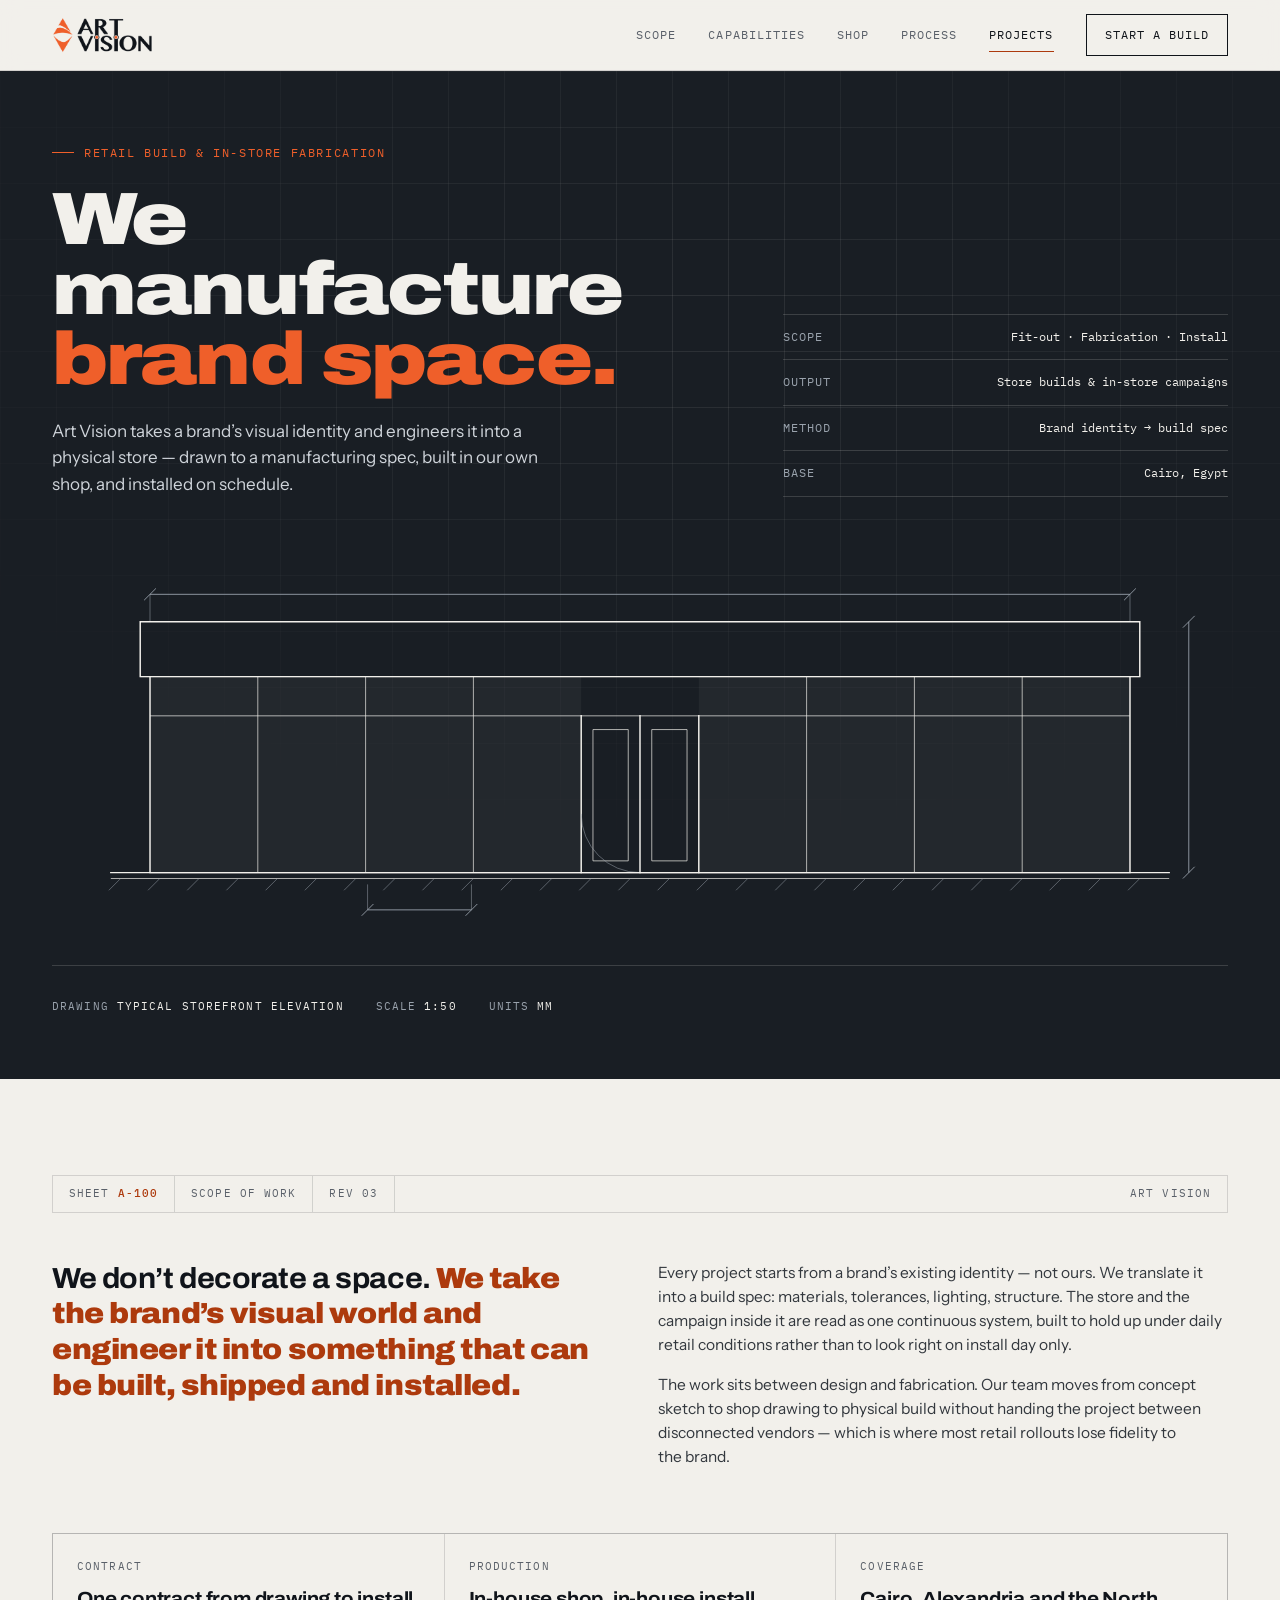
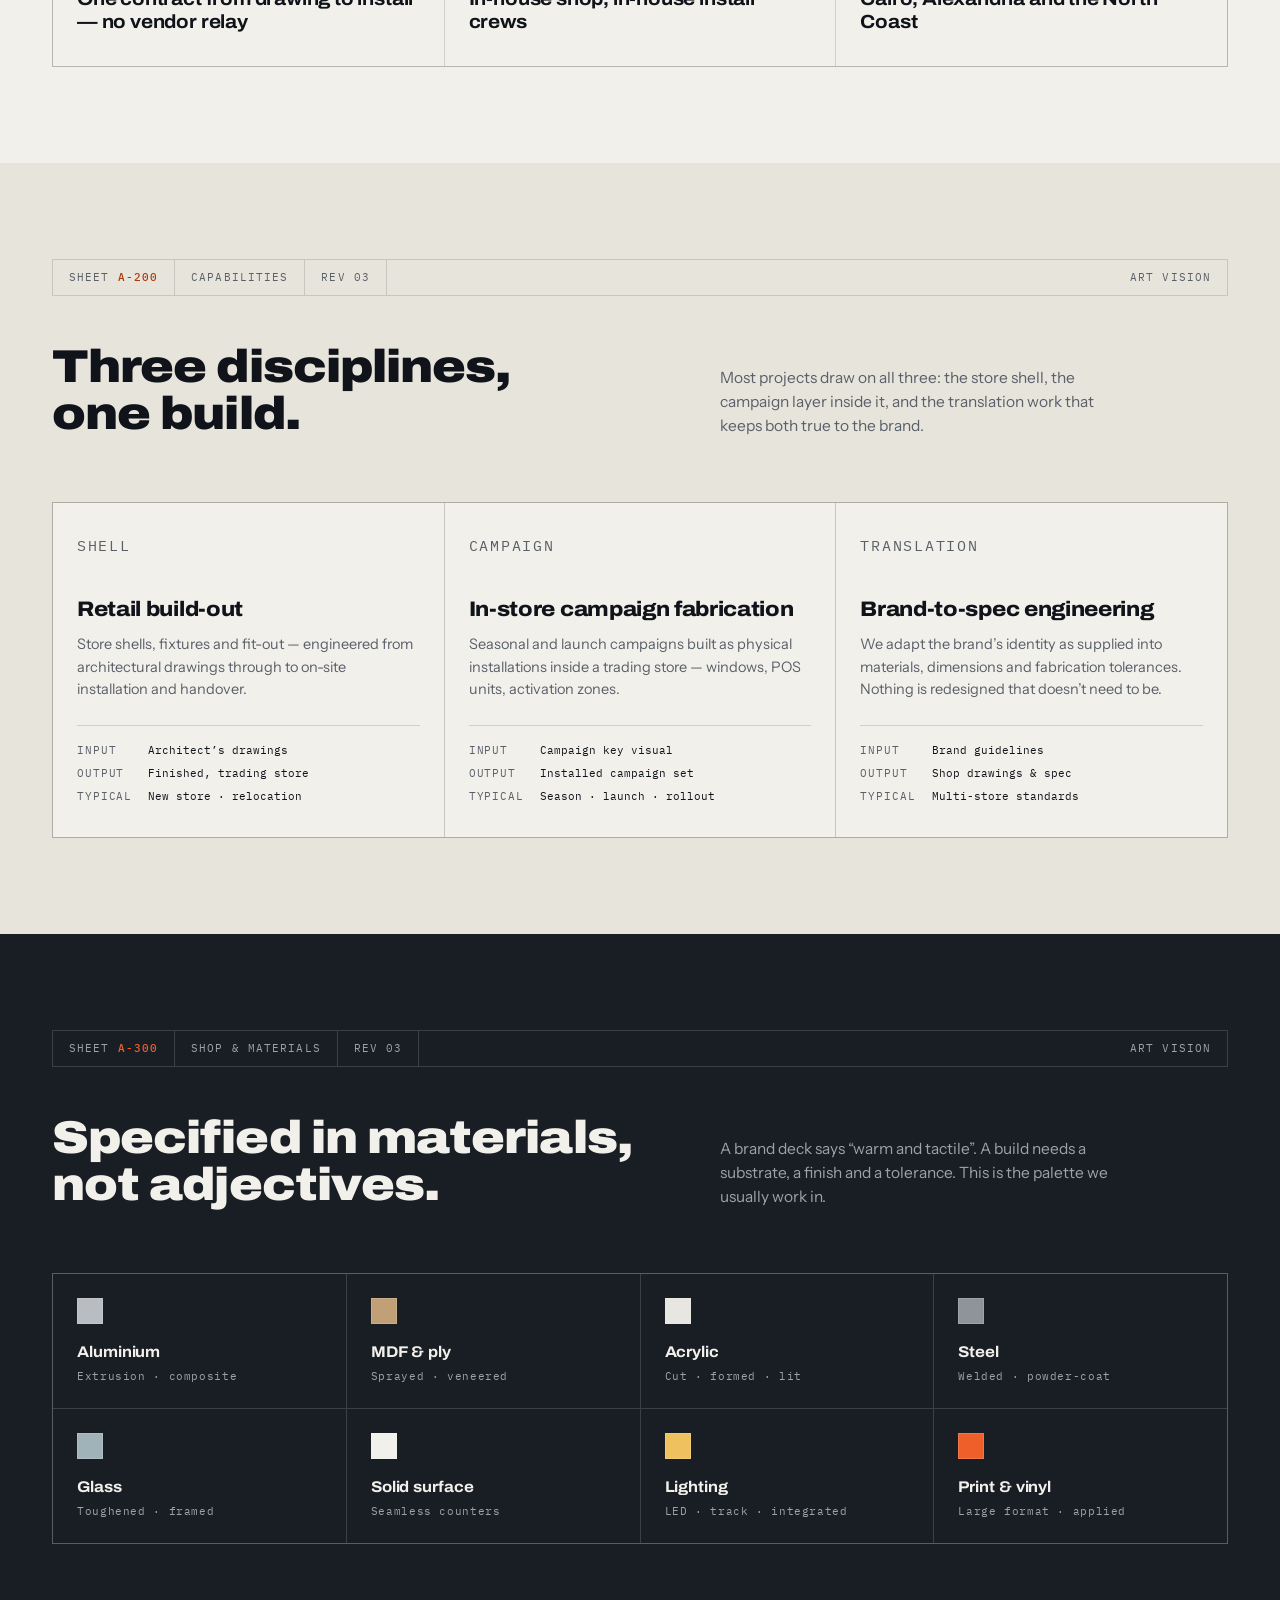
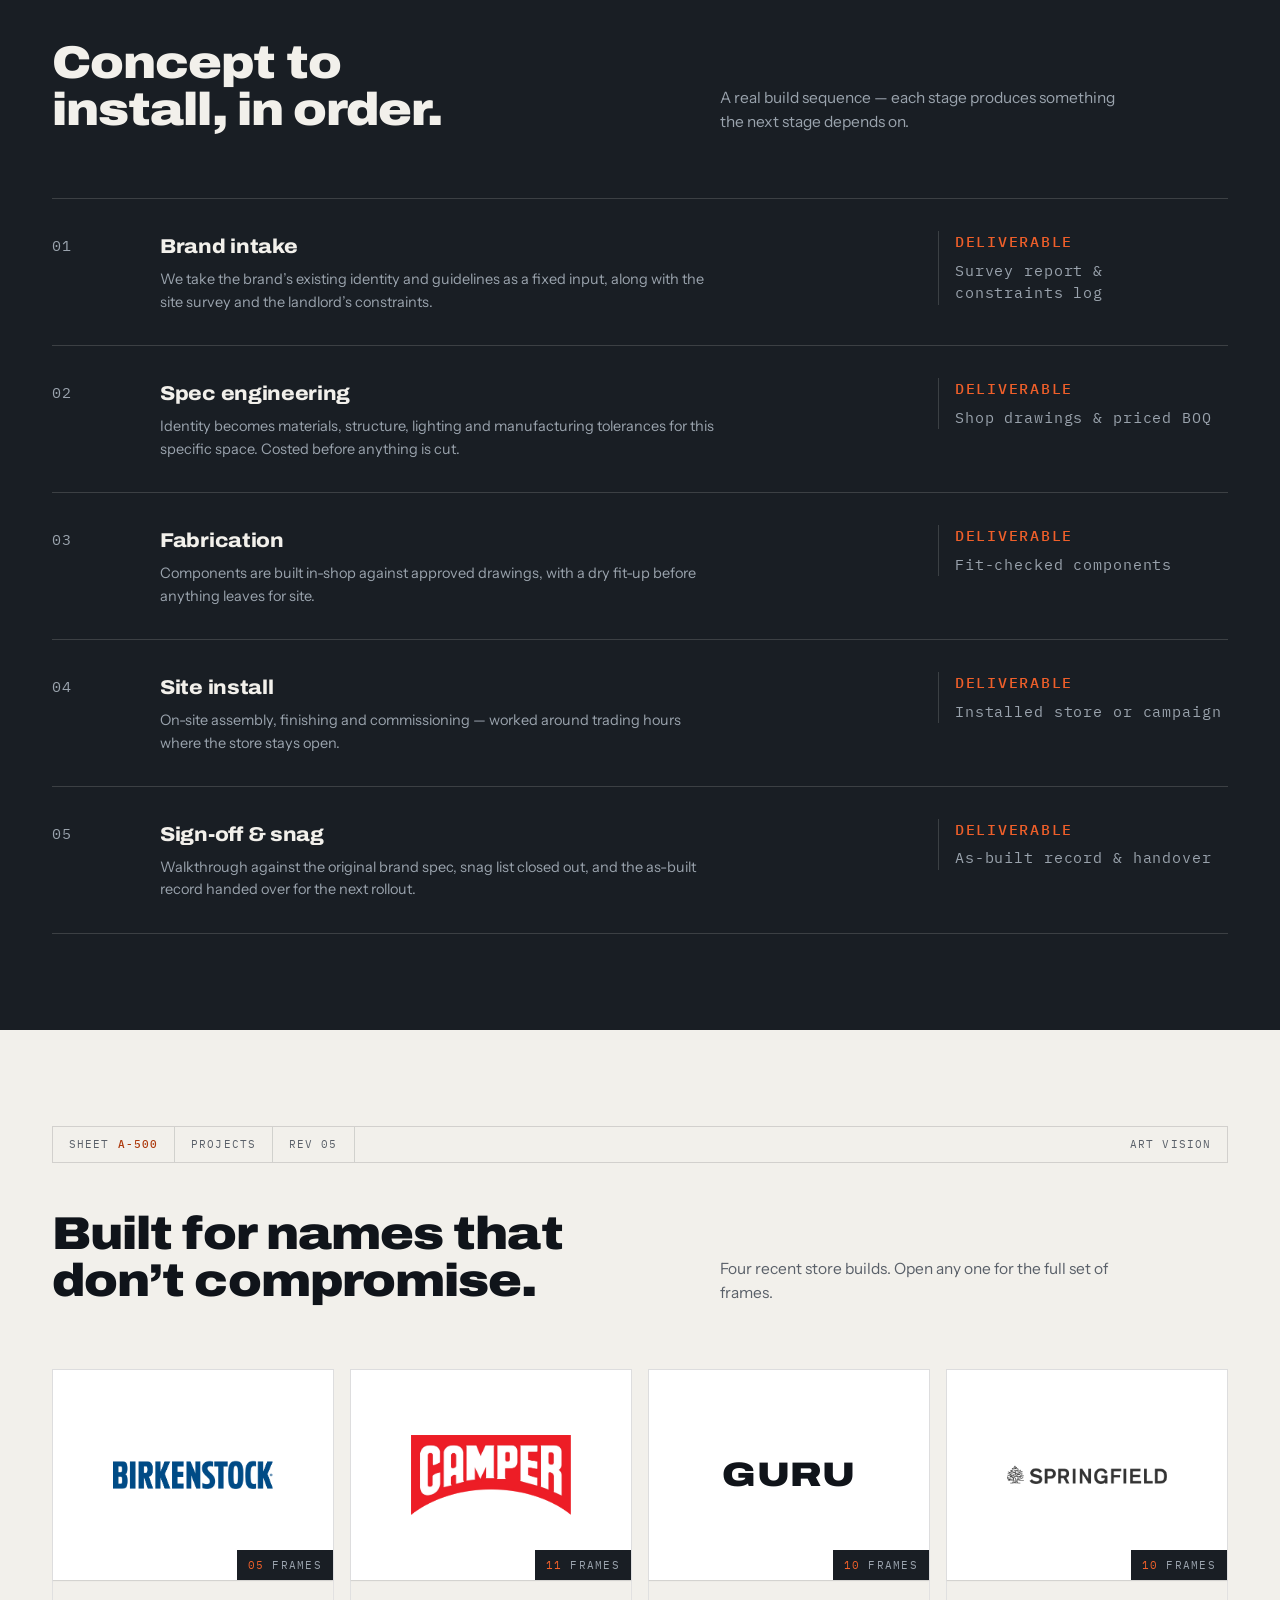
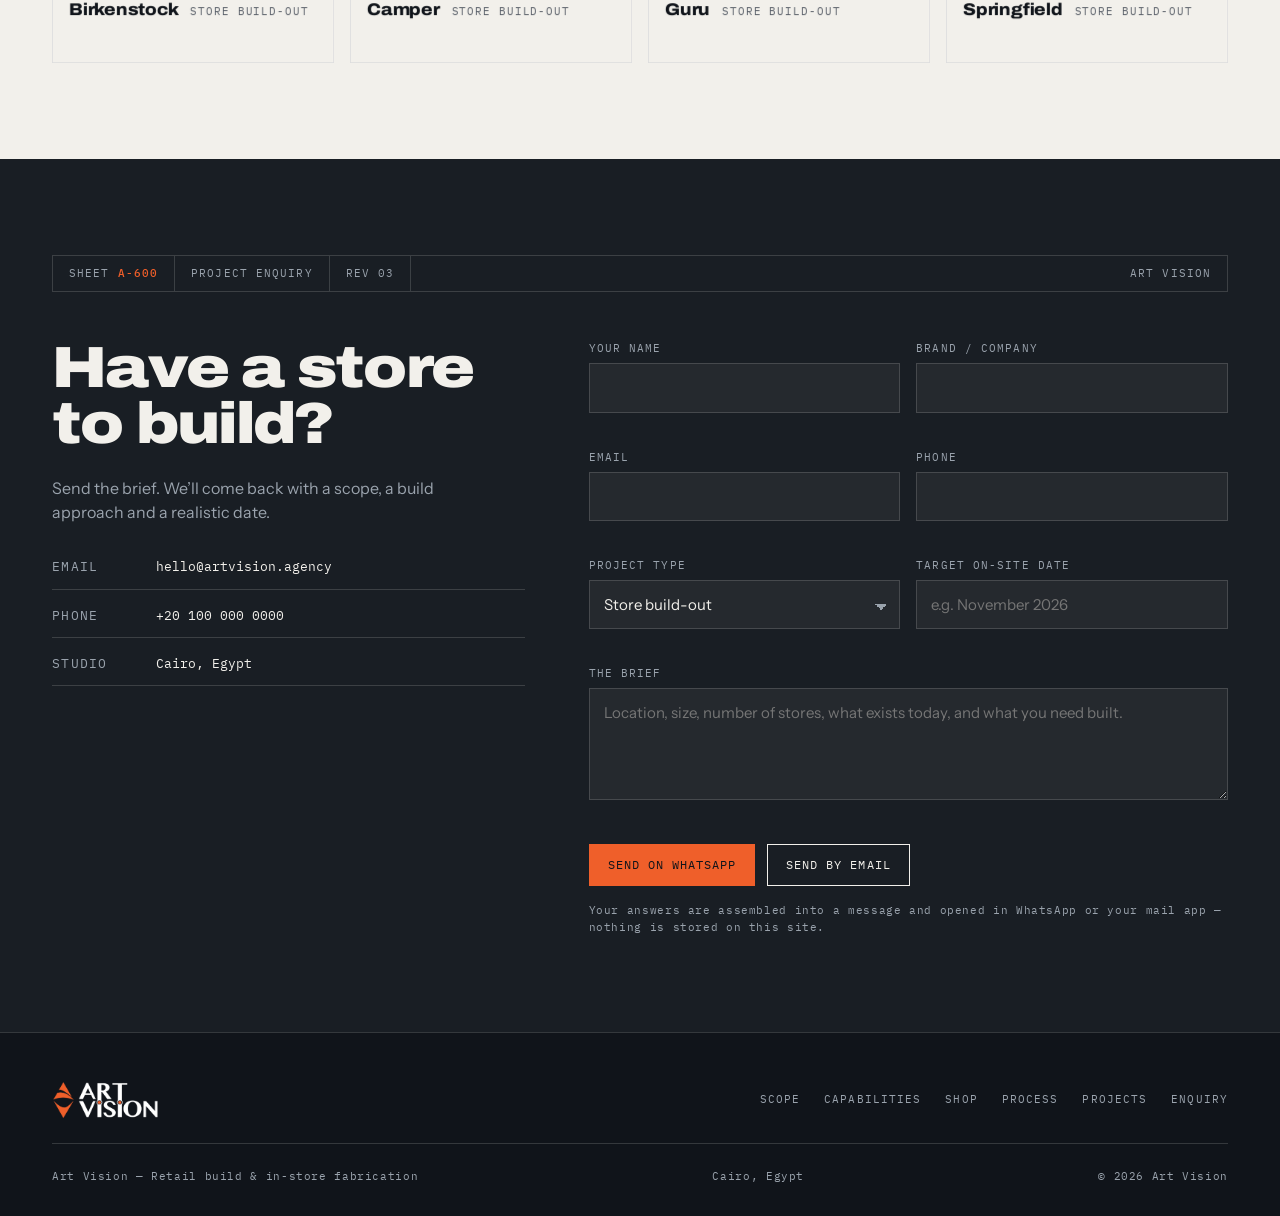
<file: index.html>
<!DOCTYPE html>
<html lang="en">
<head>
<meta charset="UTF-8">
<meta name="viewport" content="width=device-width, initial-scale=1, viewport-fit=cover">
<title>Art Vision — Retail Build &amp; In-Store Fabrication | Cairo</title>
<meta name="description" content="Art Vision engineers brand identity into physical retail. Store build-outs, fixtures and in-store campaign fabrication — drawn, built and installed from one shop in Cairo.">
<meta name="theme-color" content="#191e24">
<link rel="canonical" href="https://artvision.agency/">

<!-- Social preview -->
<meta property="og:type" content="website">
<meta property="og:title" content="Art Vision — Retail Build &amp; In-Store Fabrication">
<meta property="og:description" content="We take a brand’s visual identity and engineer it into a store that can be built, shipped and installed.">
<meta property="og:locale" content="en_US">
<meta property="og:url" content="https://artvision.agency/">
<meta name="twitter:card" content="summary_large_image">

<link rel="icon" type="image/png" href="[data-uri]">
<link rel="apple-touch-icon" href="[data-uri]">

<script>/* arm the hero entrance before first paint; without JS nothing is ever hidden */
if(!window.matchMedia("(prefers-reduced-motion: reduce)").matches)document.documentElement.className+=" hero-anim";</script>
<link rel="preconnect" href="https://fonts.googleapis.com">
<link rel="preconnect" href="https://fonts.gstatic.com" crossorigin>
<link href="https://fonts.googleapis.com/css2?family=Archivo:wdth,wght@75..125,400..900&family=IBM+Plex+Mono:wght@400;500&family=Instrument+Sans:wght@400;500;600&display=swap" rel="stylesheet">

<link rel="stylesheet" href="assets/site.css">
</head>
<body>

<a class="skip" href="#main">Skip to content</a>

<header class="site-head">
  <div class="wrap nav">
    <a class="brand" href="#top" aria-label="Art Vision — home">
      <img src="[data-uri]" alt="Art Vision" width="576" height="205">
    </a>
    <nav class="nav-links" aria-label="Primary">
      <a href="#scope">Scope</a>
      <a href="#capabilities">Capabilities</a>
      <a href="#shop">Shop</a>
      <a href="#process">Process</a>
      <a href="#projects">Projects</a>
    </nav>
    <a class="btn btn--ink" href="#enquiry">Start a build</a>
    <button class="menu-btn" type="button" aria-expanded="false" aria-controls="mobile-menu" aria-label="Open menu"><span></span></button>
    <div class="progress" aria-hidden="true"></div>
  </div>
</header>

<div class="mobile-menu" id="mobile-menu" data-open="false">
  <a href="#scope">Scope<small>A-100</small></a>
  <a href="#capabilities">Capabilities<small>A-200</small></a>
  <a href="#shop">Shop<small>A-300</small></a>
  <a href="#process">Process<small>A-400</small></a>
  <a href="#projects">Projects<small>A-500</small></a>
  <a class="btn btn--paper" href="#enquiry">Start a build</a>
</div>

<main id="main">

<!-- ============================ A-000 COVER ============================ -->
<section class="hero" id="top">
  <div class="grid-bg" aria-hidden="true"></div>

  <div class="wrap hero-inner">
    <div>
      <p class="eyebrow">Retail build &amp; in-store fabrication</p>
      <h1><span class="w">We</span> <span class="w">manufacture</span> <em><span class="w">brand</span> <span class="w">space.</span></em></h1>
      <p class="hero-sub">Art Vision takes a brand’s visual identity and engineers it into a physical store — drawn to a manufacturing spec, built in our own shop, and installed on schedule.</p>
    </div>
    <dl class="spec-list">
      <div><dt>Scope</dt><dd>Fit-out · Fabrication · Install</dd></div>
      <div><dt>Output</dt><dd>Store builds &amp; in-store campaigns</dd></div>
      <div><dt>Method</dt><dd>Brand identity → build spec</dd></div>
      <div><dt>Base</dt><dd>Cairo, Egypt</dd></div>
    </dl>
  </div>

  <div class="wrap drawing">
    <div class="drawing-scroll" tabindex="0" role="group" aria-label="Storefront elevation drawing, scrollable">
    <svg class="elevation" viewBox="0 0 1200 380" role="img" aria-labelledby="elev-title">
      <title id="elev-title">Storefront elevation: fascia band, glazing modules, double-leaf entry and an orange campaign panel, dimensioned.</title>

      <!-- overall dimension, top -->
      <path class="dim" data-draw d="M100 34 L1100 34"/>
      <path class="dim" data-draw d="M94 40 L106 28 M1094 40 L1106 28"/>
      <path class="dim-dash" data-draw d="M100 34 L100 62 M1100 34 L1100 62"/>
      <text x="600" y="26" text-anchor="middle" data-fade data-count="8800">8800</text>

      <!-- fascia -->
      <path class="ln" data-draw d="M90 62 L1110 62 L1110 118 L90 118 Z"/>
      <path class="ln-thin" data-draw d="M90 118 L1110 118"/>
      <text x="112" y="96" data-fade class="t-signal">ART VISION</text>
      <text x="990" y="96" data-fade text-anchor="end">FASCIA — BRAND BAND</text>

      <!-- glazing frame -->
      <path class="ln" data-draw d="M100 118 L100 318 L1100 318 L1100 118"/>
      <!-- transom -->
      <path class="ln-thin" data-draw d="M100 158 L1100 158"/>

      <!-- glazing modules, left bay -->
      <rect class="glass" data-wash x="100" y="118" width="440" height="200"/>
      <path class="ln-thin" data-draw d="M210 118 L210 318 M320 118 L320 318 M430 118 L430 318"/>

      <!-- campaign panel: the brand slot. Its fill cycles because the shell stays and the campaign changes. -->
      <g data-panel opacity="0">
        <rect x="322" y="160" width="106" height="156" fill="#ef5f2a" data-swatch class="is-on"/>
        <rect x="322" y="160" width="106" height="156" fill="#e2231a" data-swatch/>
        <rect x="322" y="160" width="106" height="156" fill="#1d5cb8" data-swatch/>
        <rect x="322" y="160" width="106" height="156" fill="#2f7d55" data-swatch/>
      </g>

      <!-- entry, double leaf -->
      <path class="ln" data-draw d="M540 158 L540 318 M660 158 L660 318 M600 158 L600 318"/>
      <path class="ln-thin" data-draw d="M552 172 L588 172 L588 306 L552 306 Z M612 172 L648 172 L648 306 L612 306 Z"/>
      <path class="dim-dash" data-draw d="M600 318 A60 60 0 0 1 540 258"/>

      <!-- glazing modules, right bay -->
      <rect class="glass" data-wash x="660" y="118" width="440" height="200"/>
      <path class="ln-thin" data-draw d="M770 118 L770 318 M880 118 L880 318 M990 118 L990 318"/>

      <!-- ground line -->
      <path class="ln" data-draw d="M60 318 L1140 318"/>
      <path class="ln-thin" data-draw d="M60 324 L1140 324"/>
      <path class="dim-dash" data-draw d="M70 324 L58 336 M110 324 L98 336 M150 324 L138 336 M190 324 L178 336 M230 324 L218 336 M270 324 L258 336 M310 324 L298 336 M350 324 L338 336 M390 324 L378 336 M430 324 L418 336 M470 324 L458 336 M510 324 L498 336 M550 324 L538 336 M590 324 L578 336 M630 324 L618 336 M670 324 L658 336 M710 324 L698 336 M750 324 L738 336 M790 324 L778 336 M830 324 L818 336 M870 324 L858 336 M910 324 L898 336 M950 324 L938 336 M990 324 L978 336 M1030 324 L1018 336 M1070 324 L1058 336 M1110 324 L1098 336"/>

      <!-- campaign panel dimension, bottom -->
      <path class="dim" data-draw d="M322 356 L428 356"/>
      <path class="dim" data-draw d="M316 362 L328 350 M422 362 L434 350"/>
      <path class="dim-dash" data-draw d="M322 330 L322 356 M428 330 L428 356"/>
      <text x="446" y="360" data-fade class="t-signal">CAMPAIGN PANEL — 1100</text>

      <!-- height dimension, right -->
      <path class="dim" data-draw d="M1160 62 L1160 318"/>
      <path class="dim" data-draw d="M1154 68 L1166 56 M1154 324 L1166 312"/>
      <text x="1172" y="196" data-fade data-count="2600">2600</text>

      <!-- callouts -->
      <text x="112" y="344" data-fade>GLAZING MODULE — TYP.</text>
      <text x="676" y="344" data-fade>ENTRY — DOUBLE LEAF</text>
    </svg>
    </div>
    <p class="drawing-hint">Drag the sheet sideways to read it &rarr;</p>

    <div class="drawing-block">
      <ul>
        <li>Drawing <b>Typical storefront elevation</b></li>
        <li>Scale <b>1:50</b></li>
        <li>Units <b>mm</b></li>
      </ul>
      <div class="stamp" data-stamp>Issued for construction<small>Art Vision · Cairo</small></div>
    </div>
  </div>
</section>

<!-- ============================ A-100 SCOPE ============================ -->
<section class="sheet" id="scope">
  <div class="wrap">
    <p class="titleblock"><span>Sheet <b>A-100</b></span><span>Scope of work</span><span>Rev 03</span><span>Art Vision</span></p>

    <div class="scope" data-reveal>
      <p class="statement">We don’t decorate a space. <b>We take the brand’s visual world and engineer it into something that can be built, shipped and installed.</b></p>
      <div class="prose">
        <p>Every project starts from a brand’s existing identity — not ours. We translate it into a build spec: materials, tolerances, lighting, structure. The store and the campaign inside it are read as one continuous system, built to hold up under daily retail conditions rather than to look right on install day only.</p>
        <p>The work sits between design and fabrication. Our team moves from concept sketch to shop drawing to physical build without handing the project between disconnected vendors — which is where most retail rollouts lose fidelity to the brand.</p>
      </div>
    </div>

    <dl class="facts" data-reveal>
      <div><dt>Contract</dt><dd>One contract from drawing to install — no vendor relay</dd></div>
      <div><dt>Production</dt><dd>In-house shop, in-house install crews</dd></div>
      <div><dt>Coverage</dt><dd>Cairo, Alexandria and the North Coast</dd></div>
    </dl>
  </div>
</section>

<!-- ========================= A-200 CAPABILITIES ========================= -->
<section class="sheet sheet--tint" id="capabilities">
  <div class="wrap">
    <p class="titleblock"><span>Sheet <b>A-200</b></span><span>Capabilities</span><span>Rev 03</span><span>Art Vision</span></p>

    <div class="sheet-head" data-reveal>
      <h2>Three disciplines, one build.</h2>
      <p>Most projects draw on all three: the store shell, the campaign layer inside it, and the translation work that keeps both true to the brand.</p>
    </div>

    <div class="caps" data-reveal>
      <article class="cap">
        <p class="cap-tag">Shell</p>
        <h3>Retail build-out</h3>
        <p>Store shells, fixtures and fit-out — engineered from architectural drawings through to on-site installation and handover.</p>
        <dl>
          <dt>Input</dt><dd>Architect’s drawings</dd>
          <dt>Output</dt><dd>Finished, trading store</dd>
          <dt>Typical</dt><dd>New store · relocation</dd>
        </dl>
      </article>
      <article class="cap">
        <p class="cap-tag">Campaign</p>
        <h3>In-store campaign fabrication</h3>
        <p>Seasonal and launch campaigns built as physical installations inside a trading store — windows, POS units, activation zones.</p>
        <dl>
          <dt>Input</dt><dd>Campaign key visual</dd>
          <dt>Output</dt><dd>Installed campaign set</dd>
          <dt>Typical</dt><dd>Season · launch · rollout</dd>
        </dl>
      </article>
      <article class="cap">
        <p class="cap-tag">Translation</p>
        <h3>Brand-to-spec engineering</h3>
        <p>We adapt the brand’s identity as supplied into materials, dimensions and fabrication tolerances. Nothing is redesigned that doesn’t need to be.</p>
        <dl>
          <dt>Input</dt><dd>Brand guidelines</dd>
          <dt>Output</dt><dd>Shop drawings &amp; spec</dd>
          <dt>Typical</dt><dd>Multi-store standards</dd>
        </dl>
      </article>
    </div>
  </div>
</section>

<!-- ============================= A-300 SHOP ============================= -->
<section class="sheet sheet--dark" id="shop">
  <div class="wrap">
    <p class="titleblock"><span>Sheet <b>A-300</b></span><span>Shop &amp; materials</span><span>Rev 03</span><span>Art Vision</span></p>

    <div class="sheet-head" data-reveal>
      <h2>Specified in materials, not adjectives.</h2>
      <p>A brand deck says “warm and tactile”. A build needs a substrate, a finish and a tolerance. This is the palette we usually work in.</p>
    </div>

    <div class="materials" data-reveal>
      <div class="mat" style="--swatch:#b9bcc0"><i aria-hidden="true"></i><b>Aluminium</b><span>Extrusion · composite</span></div>
      <div class="mat" style="--swatch:#c2a077"><i aria-hidden="true"></i><b>MDF &amp; ply</b><span>Sprayed · veneered</span></div>
      <div class="mat" style="--swatch:#e8e6e1"><i aria-hidden="true"></i><b>Acrylic</b><span>Cut · formed · lit</span></div>
      <div class="mat" style="--swatch:#8f939a"><i aria-hidden="true"></i><b>Steel</b><span>Welded · powder-coat</span></div>
      <div class="mat" style="--swatch:#9fb3b8"><i aria-hidden="true"></i><b>Glass</b><span>Toughened · framed</span></div>
      <div class="mat" style="--swatch:#f2f0eb"><i aria-hidden="true"></i><b>Solid surface</b><span>Seamless counters</span></div>
      <div class="mat" style="--swatch:#efc25f"><i aria-hidden="true"></i><b>Lighting</b><span>LED · track · integrated</span></div>
      <div class="mat" style="--swatch:#ef5f2a"><i aria-hidden="true"></i><b>Print &amp; vinyl</b><span>Large format · applied</span></div>
    </div>
  </div>
</section>

<!-- =========================== A-400 PROCESS =========================== -->
<section class="sheet sheet--dark" id="process" style="padding-top:0">
  <div class="wrap">
    <div class="sheet-head" data-reveal>
      <h2>Concept to install, in order.</h2>
      <p>A real build sequence — each stage produces something the next stage depends on.</p>
    </div>

    <div data-reveal>
      <div class="stage">
        <p class="stage-no">01</p>
        <div>
          <h3>Brand intake</h3>
          <p>We take the brand’s existing identity and guidelines as a fixed input, along with the site survey and the landlord’s constraints.</p>
        </div>
        <p class="stage-out"><b>Deliverable</b>Survey report &amp; constraints log</p>
      </div>
      <div class="stage">
        <p class="stage-no">02</p>
        <div>
          <h3>Spec engineering</h3>
          <p>Identity becomes materials, structure, lighting and manufacturing tolerances for this specific space. Costed before anything is cut.</p>
        </div>
        <p class="stage-out"><b>Deliverable</b>Shop drawings &amp; priced BOQ</p>
      </div>
      <div class="stage">
        <p class="stage-no">03</p>
        <div>
          <h3>Fabrication</h3>
          <p>Components are built in-shop against approved drawings, with a dry fit-up before anything leaves for site.</p>
        </div>
        <p class="stage-out"><b>Deliverable</b>Fit-checked components</p>
      </div>
      <div class="stage">
        <p class="stage-no">04</p>
        <div>
          <h3>Site install</h3>
          <p>On-site assembly, finishing and commissioning — worked around trading hours where the store stays open.</p>
        </div>
        <p class="stage-out"><b>Deliverable</b>Installed store or campaign</p>
      </div>
      <div class="stage">
        <p class="stage-no">05</p>
        <div>
          <h3>Sign-off &amp; snag</h3>
          <p>Walkthrough against the original brand spec, snag list closed out, and the as-built record handed over for the next rollout.</p>
        </div>
        <p class="stage-out"><b>Deliverable</b>As-built record &amp; handover</p>
      </div>
    </div>
  </div>
</section>

<!-- =========================== A-500 PROJECTS =========================== -->
<section class="sheet" id="projects">
  <div class="wrap">
    <p class="titleblock"><span>Sheet <b>A-500</b></span><span>Projects</span><span>Rev 05</span><span>Art Vision</span></p>

    <div class="sheet-head" data-reveal>
      <h2>Built for names that don’t compromise.</h2>
      <p>Four recent store builds. Open any one for the full set of frames.</p>
    </div>

    <!-- Confirm written authorisation from each brand before publishing store imagery carrying their marks. -->
    <ul class="projects" data-reveal>
      <li>
        <a class="project" href="projects/birkenstock.html" data-tilt>
          <span class="project-plate">
            <img src="assets/logos/birkenstock.webp" alt="Birkenstock" loading="lazy" decoding="async">
            <span class="project-sheen" aria-hidden="true"></span>
            <span class="project-frames"><b>05</b> frames</span>
          </span>
          <span class="project-meta">
            <span class="project-name">Birkenstock</span>
            <span class="project-line">Store build-out</span>
            <span class="project-open">View project →</span>
          </span>
        </a>
      </li>
      <li>
        <a class="project" href="projects/camper.html" data-tilt>
          <span class="project-plate">
            <img src="assets/logos/camper.webp" alt="Camper" loading="lazy" decoding="async">
            <span class="project-sheen" aria-hidden="true"></span>
            <span class="project-frames"><b>11</b> frames</span>
          </span>
          <span class="project-meta">
            <span class="project-name">Camper</span>
            <span class="project-line">Store build-out</span>
            <span class="project-open">View project →</span>
          </span>
        </a>
      </li>
      <li>
        <a class="project" href="projects/guru.html" data-tilt>
          <span class="project-plate">
            <span class="project-wordmark">Guru</span>
            <span class="project-sheen" aria-hidden="true"></span>
            <span class="project-frames"><b>10</b> frames</span>
          </span>
          <span class="project-meta">
            <span class="project-name">Guru</span>
            <span class="project-line">Store build-out</span>
            <span class="project-open">View project →</span>
          </span>
        </a>
      </li>
      <li>
        <a class="project" href="projects/springfield.html" data-tilt>
          <span class="project-plate">
            <img src="assets/logos/springfield.webp" alt="Springfield" loading="lazy" decoding="async">
            <span class="project-sheen" aria-hidden="true"></span>
            <span class="project-frames"><b>10</b> frames</span>
          </span>
          <span class="project-meta">
            <span class="project-name">Springfield</span>
            <span class="project-line">Store build-out</span>
            <span class="project-open">View project →</span>
          </span>
        </a>
      </li>
    </ul>
  </div>
</section>

<!-- =========================== A-600 ENQUIRY =========================== -->
<section class="sheet sheet--dark" id="enquiry">
  <div class="wrap">
    <p class="titleblock"><span>Sheet <b>A-600</b></span><span>Project enquiry</span><span>Rev 03</span><span>Art Vision</span></p>

    <div class="enquiry">
      <div data-reveal>
        <h2>Have a store to build?</h2>
        <p style="margin-top:var(--s5);color:var(--steel);max-width:38ch">Send the brief. We’ll come back with a scope, a build approach and a realistic date.</p>
        <div class="contact-lines">
          <!-- REPLACE: real address, phone and email -->
          <a href="mailto:hello@artvision.agency"><span>Email</span>hello@artvision.agency</a>
          <a href="tel:+201000000000"><span>Phone</span>+20 100 000 0000</a>
          <a href="https://maps.google.com/?q=Cairo,Egypt" target="_blank" rel="noopener"><span>Studio</span>Cairo, Egypt</a>
        </div>
      </div>

      <form class="form" id="brief-form" novalidate data-reveal>
        <div class="field"><label for="f-name">Your name</label><input id="f-name" name="name" autocomplete="name" required><p class="err" data-err></p></div>
        <div class="field"><label for="f-brand">Brand / company</label><input id="f-brand" name="brand" autocomplete="organization" required><p class="err" data-err></p></div>
        <div class="field"><label for="f-email">Email</label><input id="f-email" name="email" type="email" autocomplete="email" required><p class="err" data-err></p></div>
        <div class="field"><label for="f-phone">Phone</label><input id="f-phone" name="phone" type="tel" autocomplete="tel"><p class="err" data-err></p></div>
        <div class="field">
          <label for="f-type">Project type</label>
          <select id="f-type" name="type">
            <option>Store build-out</option>
            <option>In-store campaign</option>
            <option>Fixtures &amp; fit-out</option>
            <option>Multi-store rollout</option>
            <option>Not sure yet</option>
          </select>
          <p class="err" data-err></p>
        </div>
        <div class="field"><label for="f-when">Target on-site date</label><input id="f-when" name="when" placeholder="e.g. November 2026"><p class="err" data-err></p></div>
        <div class="field field--full"><label for="f-brief">The brief</label><textarea id="f-brief" name="brief" placeholder="Location, size, number of stores, what exists today, and what you need built." required></textarea><p class="err" data-err></p></div>
        <div class="form-actions">
          <button class="btn btn--solid" type="button" data-send="whatsapp">Send on WhatsApp</button>
          <button class="btn btn--paper" type="button" data-send="email">Send by email</button>
        </div>
        <p class="form-note" role="status" data-form-status>Your answers are assembled into a message and opened in WhatsApp or your mail app — nothing is stored on this site.</p>
      </form>
    </div>
  </div>
</section>

</main>


<footer class="site-foot">
  <div class="wrap">
    <div class="foot-top">
      <img src="[data-uri]" alt="Art Vision" width="576" height="205">
      <nav class="foot-nav" aria-label="Footer">
        <a href="#scope">Scope</a><a href="#capabilities">Capabilities</a><a href="#shop">Shop</a>
        <a href="#process">Process</a><a href="#projects">Projects</a><a href="#enquiry">Enquiry</a>
      </nav>
    </div>
    <div class="foot-bottom">
      <span>Art Vision — Retail build &amp; in-store fabrication</span>
      <span>Cairo, Egypt</span>
      <span>&copy; <span data-year>2026</span> Art Vision</span>
    </div>
  </div>
</footer>

<script type="application/ld+json">
{
  "@context":"https://schema.org",
  "@type":"GeneralContractor",
  "name":"Art Vision",
  "description":"Retail build and in-store fabrication. Store build-outs, fixtures and in-store campaign fabrication engineered from brand identity.",
  "url":"https://artvision.agency/",
  "email":"hello@artvision.agency",
  "telephone":"+20 100 000 0000",
  "address":{"@type":"PostalAddress","addressLocality":"Cairo","addressCountry":"EG"},
  "areaServed":"EG",
  "knowsLanguage":["en","ar"]
}
</script>

<script>
(function(){
  "use strict";

  /* ---- REPLACE: WhatsApp number in international format, digits only ---- */
  var WHATSAPP = "201000000000";
  var EMAIL = "hello@artvision.agency";

  var reduce = window.matchMedia("(prefers-reduced-motion: reduce)").matches;

  document.querySelector("[data-year]").textContent = new Date().getFullYear();

  /* ---------- mobile menu ---------- */
  var menuBtn = document.querySelector(".menu-btn");
  var menu = document.getElementById("mobile-menu");
  function setMenu(open){
    menuBtn.setAttribute("aria-expanded", String(open));
    menuBtn.setAttribute("aria-label", open ? "Close menu" : "Open menu");
    menu.dataset.open = String(open);
    document.body.style.overflow = open ? "hidden" : "";
  }
  menuBtn.addEventListener("click", function(){
    setMenu(menuBtn.getAttribute("aria-expanded") !== "true");
  });
  menu.addEventListener("click", function(e){ if(e.target.closest("a")) setMenu(false); });
  document.addEventListener("keydown", function(e){ if(e.key === "Escape") setMenu(false); });

  /* ---------- scroll progress ---------- */
  var bar = document.querySelector(".progress");
  var ticking = false;
  function onScroll(){
    if(ticking) return;
    ticking = true;
    requestAnimationFrame(function(){
      var h = document.documentElement.scrollHeight - window.innerHeight;
      bar.style.transform = "scaleX(" + (h > 0 ? window.scrollY / h : 0) + ")";
      ticking = false;
    });
  }
  window.addEventListener("scroll", onScroll, {passive:true});
  onScroll();

  /* ---------- reveals ---------- */
  var reveals = document.querySelectorAll("[data-reveal]");
  if(reduce || !("IntersectionObserver" in window)){
    reveals.forEach(function(el){ el.classList.add("is-in"); });
  } else {
    var io = new IntersectionObserver(function(entries){
      entries.forEach(function(en){
        if(en.isIntersecting){ en.target.classList.add("is-in"); io.unobserve(en.target); }
      });
    }, {rootMargin:"0px 0px -12% 0px", threshold:0.08});
    reveals.forEach(function(el){ io.observe(el); });
  }

  /* ---------- active section in nav ---------- */
  var links = Array.prototype.slice.call(document.querySelectorAll(".nav-links a"));
  var sections = links.map(function(a){ return document.querySelector(a.getAttribute("href")); }).filter(Boolean);
  if("IntersectionObserver" in window && sections.length){
    var spy = new IntersectionObserver(function(entries){
      entries.forEach(function(en){
        if(!en.isIntersecting) return;
        links.forEach(function(a){
          a.setAttribute("aria-current", a.getAttribute("href") === "#" + en.target.id ? "true" : "false");
        });
      });
    }, {rootMargin:"-45% 0px -50% 0px"});
    sections.forEach(function(s){ spy.observe(s); });
  }

  /* ---------- hero: one orchestrated load, then a single ambient loop ----------
     Sequence leads with the headline, walks outward to the spec list, and hands
     off to the drawing. Everything is transform/opacity. Reduced motion skips to
     the end state. Times are seconds. */
  var hero  = document.querySelector(".hero");
  var svg   = document.querySelector(".elevation");
  var stamp = document.querySelector("[data-stamp]");

  function stepIn(el, delay){
    if(!el) return;
    el.style.setProperty("--d", delay + "s");
  }

  if(hero && !reduce){
    var words = hero.querySelectorAll("h1 .w");
    words.forEach(function(w, i){ stepIn(w, 0.10 + i * 0.04); });
    stepIn(hero.querySelector(".eyebrow"), 0.04);
    stepIn(hero.querySelector(".hero-sub"), 0.34);
    hero.querySelectorAll(".spec-list > div").forEach(function(r, i){ stepIn(r, 0.42 + i * 0.05); });

    var goLive = function(){ document.documentElement.classList.add("hero-live"); };
    requestAnimationFrame(function(){ requestAnimationFrame(goLive); });
    window.setTimeout(goLive, 900);          // safety net: never leave the hero blank
  }

  if(svg){
    var strokes  = svg.querySelectorAll("[data-draw]");
    var fades    = svg.querySelectorAll("[data-fade]");
    var washes   = svg.querySelectorAll("[data-wash]");
    var panel    = svg.querySelector("[data-panel]");
    var counters = svg.querySelectorAll("[data-count]");
    var swatches = svg.querySelectorAll("[data-swatch]");

    var LOOP_EVERY = 0;    // seconds between automatic replays while on screen. 0 = off.
                           // Set to e.g. 9 for a hero that redraws itself on a loop.
    var VB_W  = 1200;      // viewBox width the sweep crosses
    var SWEEP = 1.55;      // seconds for the reveal to travel across the sheet
    var T0    = 0.42;      // sweep starts as the spec list lands

    function endState(){
      fades.forEach(function(t){ t.style.transition=""; t.style.opacity = 1; });
      washes.forEach(function(t){ t.style.transition=""; t.style.opacity = 1; });
      strokes.forEach(function(el){
        el.style.transition = ""; el.style.strokeDasharray = ""; el.style.strokeDashoffset = "";
      });
      if(panel) panel.setAttribute("opacity", 1);
      if(stamp){ stamp.style.transition=""; stamp.style.opacity = 1; stamp.style.transform = "rotate(-3deg)"; }
      counters.forEach(function(el){ el.textContent = el.dataset.count; });
    }

    if(reduce){
      endState();
    } else {
      var timers = [];
      function later(fn, ms){ timers.push(window.setTimeout(fn, ms)); }
      function clearAll(){ timers.forEach(clearTimeout); timers = []; }

      // Each stroke is keyed to WHERE it sits, not to its order in the markup, so the
      // sheet builds across left to right instead of in an arbitrary sequence.
      var plan = [];
      strokes.forEach(function(el){
        var bb;
        try { bb = el.getBBox(); } catch(e){ bb = {x:0, width:VB_W}; }
        var startFrac = Math.max(0, Math.min(1, bb.x / VB_W));
        var spanFrac  = Math.max(0, Math.min(1, bb.width / VB_W));
        var len;
        try { len = el.getTotalLength(); } catch(e){ len = 600; }
        if(!len || !isFinite(len) || len < 1) len = 600;
        plan.push({
          el: el, len: len,
          delay: T0 + startFrac * SWEEP,
          dur:   Math.max(0.20, spanFrac * SWEEP)      // wide runs draw across at the sweep pace
        });
      });
      var endAt = plan.reduce(function(m, p){ return Math.max(m, p.delay + p.dur); }, 0);

      function run(){
        clearAll();

        // seed with transitions off so the browser can't collapse the start state
        plan.forEach(function(p){
          p.el.style.transition = "none";
          p.el.style.strokeDasharray = p.len;
          p.el.style.strokeDashoffset = p.len;
        });
        fades.forEach(function(t){ t.style.transition = "none"; t.style.opacity = 0; });
        washes.forEach(function(t){ t.style.transition = "none"; t.style.opacity = 0; });
        if(panel) panel.setAttribute("opacity", 0);
        if(stamp){ stamp.style.transition = "none"; stamp.style.opacity = 0; stamp.style.transform = "rotate(-3deg) scale(.94)"; }
        counters.forEach(function(el){ el.textContent = "0"; });

        void svg.getBoundingClientRect();

        plan.forEach(function(p){
          p.el.style.transition = "stroke-dashoffset " + p.dur +
                                  "s cubic-bezier(.33,0,.2,1) " + p.delay + "s";
        });
        washes.forEach(function(t){
          var x = 0;
          try { x = t.getBBox().x / VB_W; } catch(e){}
          t.style.transition = "opacity .5s ease " + (T0 + x * SWEEP + 0.1) + "s";
        });

        requestAnimationFrame(function(){
          plan.forEach(function(p){ p.el.style.strokeDashoffset = 0; });
          washes.forEach(function(t){ t.style.opacity = 1; });
        });

        later(function(){
          if(panel){ panel.style.transition = "opacity .5s ease"; panel.setAttribute("opacity", 1); }
        }, (endAt + 0.04) * 1000);

        later(function(){
          fades.forEach(function(t, i){
            t.style.transition = "opacity .4s ease " + (i * 0.035) + "s";
            t.style.opacity = 1;
          });
          counters.forEach(function(el){
            var target = parseInt(el.dataset.count, 10), t0 = null, dur = 850;
            (function tick(now){
              if(t0 === null) t0 = now;
              var p = Math.min(1, (now - t0) / dur);
              el.textContent = Math.round(target * (1 - Math.pow(1 - p, 3)) / 50) * 50;
              if(p < 1) requestAnimationFrame(tick); else el.textContent = target;
            })(performance.now());
          });
        }, (endAt + 0.16) * 1000);

        later(function(){
          if(stamp){
            stamp.style.transition = "opacity .35s ease, transform .5s cubic-bezier(.22,1,.36,1)";
            stamp.style.opacity = 1;
            stamp.style.transform = "rotate(-3deg) scale(1)";
          }
        }, (endAt + 0.46) * 1000);
      }

      run();

      // Repeatable: replays whenever the sheet comes back into view, and on demand.
      var wasOut = false, loop = null;
      function stopLoop(){ if(loop){ window.clearInterval(loop); loop = null; } }
      function startLoop(){
        if(LOOP_EVERY > 0 && !loop) loop = window.setInterval(run, LOOP_EVERY * 1000);
      }
      if("IntersectionObserver" in window){
        new IntersectionObserver(function(entries){
          entries.forEach(function(en){
            if(!en.isIntersecting){ wasOut = true; stopLoop(); return; }
            if(wasOut){ wasOut = false; run(); }
            startLoop();
          });
        }, {threshold:0.35}).observe(svg);
      } else { startLoop(); }
      document.addEventListener("visibilitychange", function(){
        document.hidden ? stopLoop() : startLoop();
      });
    }


    /* Ambient: the shell stays, the campaign changes. Paused off screen and in
       background tabs. */
    if(swatches.length > 1 && !reduce){
      var idx = 0, timer = null;
      function advance(){
        swatches[idx].classList.remove("is-on");
        idx = (idx + 1) % swatches.length;
        swatches[idx].classList.add("is-on");
      }
      function play(){ if(!timer) timer = window.setInterval(advance, 4200); }
      function pause(){ if(timer){ window.clearInterval(timer); timer = null; } }
      if("IntersectionObserver" in window){
        new IntersectionObserver(function(entries){
          entries.forEach(function(en){ en.isIntersecting ? play() : pause(); });
        }, {threshold:0.25}).observe(svg);
      } else { play(); }
      document.addEventListener("visibilitychange", function(){ document.hidden ? pause() : play(); });
    }
  }

  /* ---------- project plates: pointer-tracked 3D tilt ----------
     The mark sits on its own Z plane; the parallax between plate and mark is what
     reads as depth. A bare rotation on a flat card just looks skewed. */
  var MAX_TILT = 9;
  if(!reduce && window.matchMedia("(hover: hover) and (pointer: fine)").matches){
    document.querySelectorAll("[data-tilt]").forEach(function(card){
      var mark  = card.querySelector(".project-plate img, .project-wordmark");
      var sheen = card.querySelector(".project-sheen");
      var frame = null;
      card.addEventListener("pointerenter", function(){ card.classList.add("is-tilting"); });
      card.addEventListener("pointermove", function(e){
        if(frame) return;
        frame = requestAnimationFrame(function(){
          frame = null;
          var r = card.getBoundingClientRect();
          var px = (e.clientX - r.left) / r.width, py = (e.clientY - r.top) / r.height;
          card.style.transform = "perspective(900px) rotateY(" + ((px-.5)*MAX_TILT*2).toFixed(2) +
                                 "deg) rotateX(" + ((.5-py)*MAX_TILT*2).toFixed(2) + "deg) translateZ(10px)";
          if(mark) mark.style.transform = "translateZ(42px) translate(" +
                     ((px-.5)*-14).toFixed(1) + "px," + ((py-.5)*-10).toFixed(1) + "px)";
          if(sheen){ sheen.style.setProperty("--mx",(px*100).toFixed(1)+"%");
                     sheen.style.setProperty("--my",(py*100).toFixed(1)+"%"); }
        });
      });
      card.addEventListener("pointerleave", function(){
        if(frame){ cancelAnimationFrame(frame); frame=null; }
        card.classList.remove("is-tilting");
        card.style.transform = ""; if(mark) mark.style.transform = "";
      });
    });
  }

  /* ---------- enquiry form ---------- */
  var form = document.getElementById("brief-form");
  var status = document.querySelector("[data-form-status]");

  function fieldOf(el){ return el.closest(".field"); }
  function setError(el, msg){
    var f = fieldOf(el);
    f.dataset.invalid = msg ? "true" : "false";
    f.querySelector("[data-err]").textContent = msg || "";
    el.setAttribute("aria-invalid", msg ? "true" : "false");
  }
  function validate(){
    var ok = true, first = null;
    ["f-name","f-brand","f-email","f-brief"].forEach(function(id){
      var el = document.getElementById(id);
      var v = el.value.trim();
      var msg = "";
      if(!v) msg = "Required";
      else if(el.type === "email" && !/^[^\s@]+@[^\s@]+\.[^\s@]{2,}$/.test(v)) msg = "Check this email address";
      setError(el, msg);
      if(msg){ ok = false; if(!first) first = el; }
    });
    if(first) first.focus();
    return ok;
  }
  form.addEventListener("input", function(e){
    if(e.target.closest(".field") && e.target.closest(".field").dataset.invalid === "true"){
      setError(e.target, "");
    }
  });

  function compose(){
    var g = function(id){ return document.getElementById(id).value.trim(); };
    return [
      "Project enquiry — Art Vision",
      "",
      "Name: " + g("f-name"),
      "Brand: " + g("f-brand"),
      "Email: " + g("f-email"),
      "Phone: " + (g("f-phone") || "—"),
      "Type: " + g("f-type"),
      "Target on site: " + (g("f-when") || "—"),
      "",
      "Brief:",
      g("f-brief")
    ].join("\n");
  }

  form.querySelectorAll("[data-send]").forEach(function(btn){
    btn.addEventListener("click", function(){
      if(!validate()){
        status.textContent = "Fill in the highlighted fields, then send.";
        return;
      }
      var body = compose();
      var url = btn.dataset.send === "whatsapp"
        ? "https://wa.me/" + WHATSAPP + "?text=" + encodeURIComponent(body)
        : "mailto:" + EMAIL + "?subject=" + encodeURIComponent("Project enquiry — " + document.getElementById("f-brand").value.trim()) + "&body=" + encodeURIComponent(body);
      status.textContent = btn.dataset.send === "whatsapp"
        ? "Opening WhatsApp with your brief."
        : "Opening your mail app with your brief.";
      window.open(url, "_blank", "noopener");
    });
  });
})();
</script>
</body>
</html>
</file>
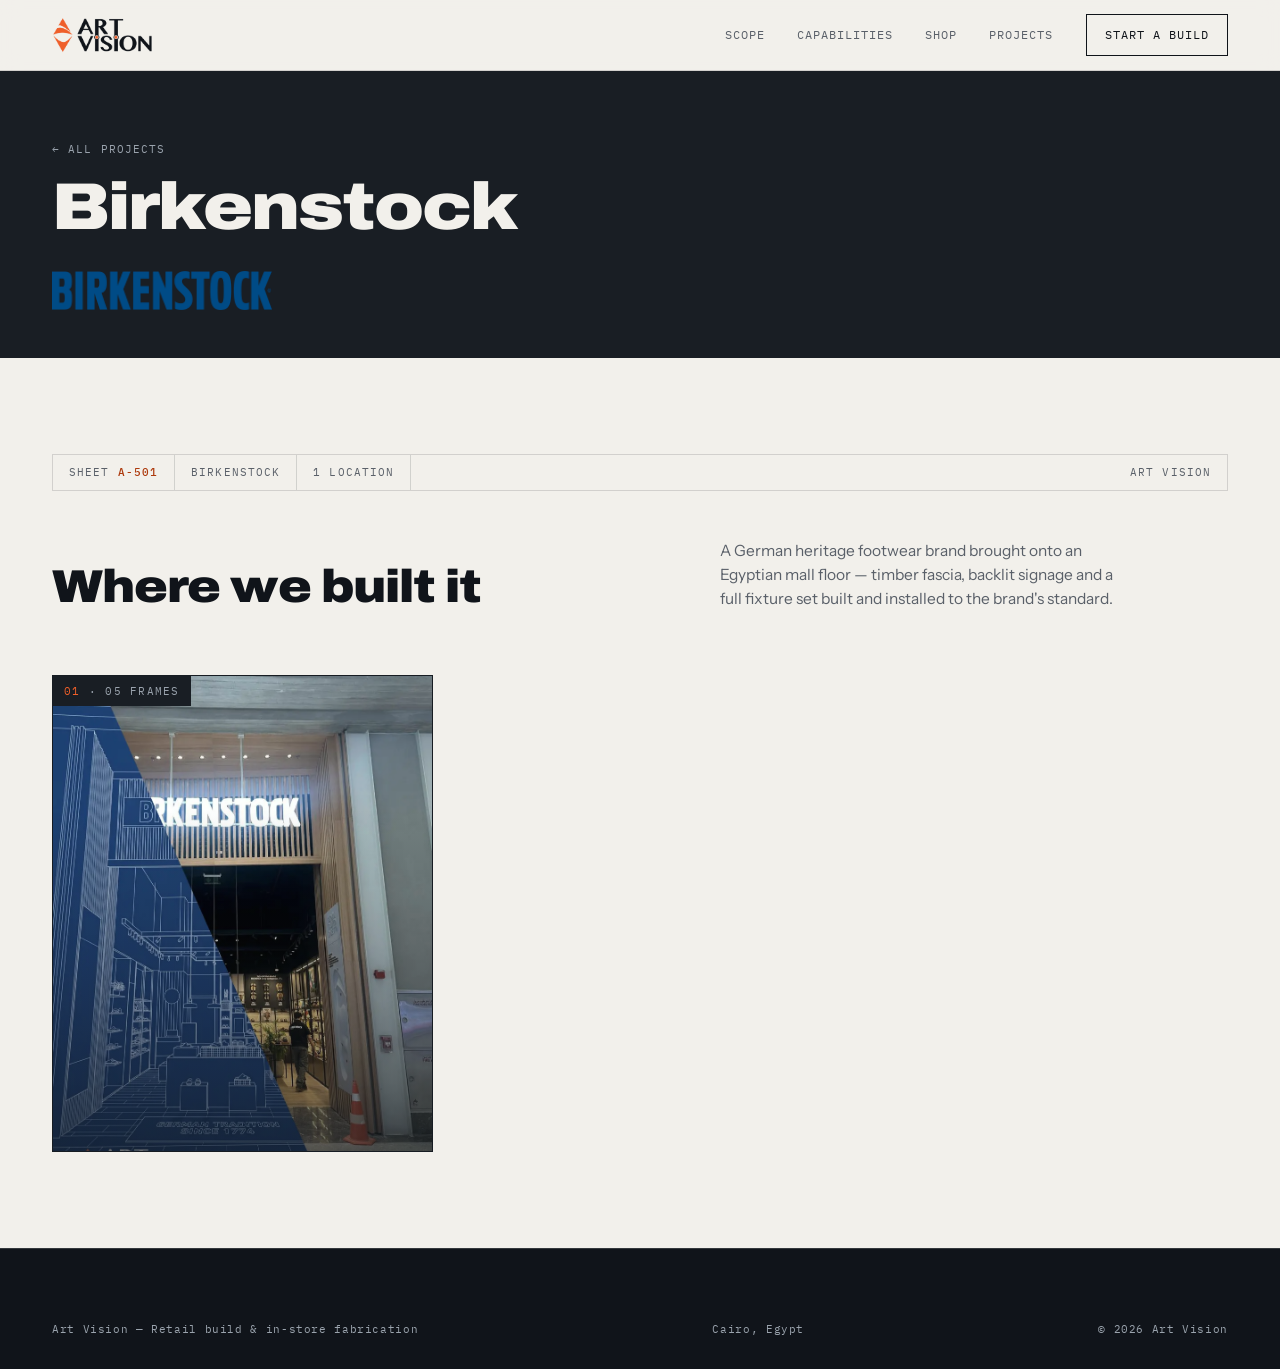
<file: projects/birkenstock.html>
<!DOCTYPE html>
<html lang="en">
<head>
<meta charset="UTF-8">
<meta name="viewport" content="width=device-width, initial-scale=1, viewport-fit=cover">
<title>Birkenstock — Art Vision</title>
<meta name="description" content="Store builds delivered for Birkenstock by Art Vision — retail build and in-store fabrication, Cairo.">
<meta name="theme-color" content="#191e24">
<meta property="og:type" content="article">
<meta property="og:title" content="Birkenstock — Art Vision">
<link rel="icon" type="image/png" href="[data-uri]">
<link rel="preconnect" href="https://fonts.googleapis.com">
<link rel="preconnect" href="https://fonts.gstatic.com" crossorigin>
<link href="https://fonts.googleapis.com/css2?family=Archivo:wdth,wght@75..125,400..900&family=IBM+Plex+Mono:wght@400;500&family=Instrument+Sans:wght@400;500;600&display=swap" rel="stylesheet">
<link rel="stylesheet" href="../assets/site.css">
</head>
<body>
<a class="skip" href="#main">Skip to content</a>

<header class="site-head">
  <div class="wrap nav">
    <a class="brand" href="../index.html" aria-label="Art Vision — home">
      <img src="[data-uri]" alt="Art Vision" width="576" height="205">
    </a>
    <nav class="nav-links" aria-label="Primary">
      <a href="../index.html#scope">Scope</a>
      <a href="../index.html#capabilities">Capabilities</a>
      <a href="../index.html#shop">Shop</a>
      <a href="../index.html#projects">Projects</a>
    </nav>
    <a class="btn btn--ink" href="../index.html#enquiry">Start a build</a>
    <button class="menu-btn" type="button" aria-expanded="false" aria-controls="mobile-menu" aria-label="Open menu"><span></span></button>
    <div class="progress" aria-hidden="true"></div>
  </div>
</header>

<div class="mobile-menu" id="mobile-menu" data-open="false">
  <a href="../index.html#scope">Scope<small>A-100</small></a>
  <a href="../index.html#capabilities">Capabilities<small>A-200</small></a>
  <a href="../index.html#shop">Shop<small>A-300</small></a>
  <a href="../index.html#projects">Projects<small>A-500</small></a>
  <a class="btn btn--paper" href="../index.html#enquiry">Start a build</a>
</div>

<main id="main">
  <section class="page-head">
    <div class="wrap">
      <a class="page-back" href="../index.html#projects">&larr; All projects</a>
      <h1>Birkenstock</h1>
      <img class="page-logo" src="../assets/logos/birkenstock.webp" alt="Birkenstock">
    </div>
  </section>

  <section class="sheet">
    <div class="wrap">
      <p class="titleblock"><span>Sheet <b>A-501</b></span><span>Birkenstock</span><span data-place-count></span><span>Art Vision</span></p>
      <div class="sheet-head" data-reveal>
        <h2>Where we built it</h2>
        <p data-intro></p>
      </div>
      <ul class="locations" data-locations data-reveal></ul>
    </div>
  </section>
</main>

<footer class="site-foot">
  <div class="wrap">
    <div class="foot-bottom">
      <span>Art Vision — Retail build &amp; in-store fabrication</span>
      <span>Cairo, Egypt</span>
      <span>&copy; <span data-year>2026</span> Art Vision</span>
    </div>
  </div>
</footer>

<div class="lb" id="lightbox" role="dialog" aria-modal="true" aria-labelledby="lb-title" hidden>
  <div class="lb-backdrop" data-close></div>
  <div class="lb-panel">
    <div class="lb-head">
      <p class="lb-title" id="lb-title">Birkenstock</p>
      <p class="lb-sub" data-lb-sub></p>
      <p class="lb-count" data-lb-count></p>
      <button class="lb-close" type="button" aria-label="Close images">&times;</button>
    </div>
    <div class="lb-stage">
      <button class="lb-nav lb-prev" type="button" aria-label="Previous image">&larr;</button>
      <img class="lb-img" alt="" data-lb-img>
      <button class="lb-nav lb-next" type="button" aria-label="Next image">&rarr;</button>
    </div>
    <div class="lb-rail" data-lb-rail role="tablist" aria-label="Choose an image"></div>
  </div>
</div>

<script src="../assets/projects.js"></script>
<script>
(function(){
  "use strict";
  var SLUG = "birkenstock";
  var DATA = (window.AV_PROJECTS || {})[SLUG];
  if(!DATA) return;

  var reduce = window.matchMedia("(prefers-reduced-motion: reduce)").matches;
  var pad = function(n){ return (n<10?"0":"") + n; };
  var src = function(n, thumb){ return "../assets/projects/" + SLUG + "/" + pad(n) + (thumb?"-t":"") + ".webp"; };

  document.querySelector("[data-year]").textContent = new Date().getFullYear();
  document.querySelector("[data-intro]").textContent = DATA.intro || "";
  document.querySelector("[data-place-count]").textContent =
    DATA.locations.length + (DATA.locations.length === 1 ? " location" : " locations");

  /* ---------- header ---------- */
  var menuBtn = document.querySelector(".menu-btn"), menu = document.getElementById("mobile-menu");
  function setMenu(o){
    menuBtn.setAttribute("aria-expanded", String(o));
    menuBtn.setAttribute("aria-label", o ? "Close menu" : "Open menu");
    menu.dataset.open = String(o);
    document.body.style.overflow = o ? "hidden" : "";
  }
  menuBtn.addEventListener("click", function(){ setMenu(menuBtn.getAttribute("aria-expanded") !== "true"); });
  menu.addEventListener("click", function(e){ if(e.target.closest("a")) setMenu(false); });

  var bar = document.querySelector(".progress"), tick = false;
  window.addEventListener("scroll", function(){
    if(tick) return; tick = true;
    requestAnimationFrame(function(){
      var hh = document.documentElement.scrollHeight - window.innerHeight;
      bar.style.transform = "scaleX(" + (hh > 0 ? window.scrollY / hh : 0) + ")";
      tick = false;
    });
  }, {passive:true});

  /* ---------- location cards ---------- */
  var list = document.querySelector("[data-locations]");
  DATA.locations.forEach(function(loc, i){
    var li = document.createElement("li");
    var b  = document.createElement("button");
    b.type = "button";
    b.className = "place";
    b.setAttribute("aria-haspopup", "dialog");
    b.setAttribute("aria-label", loc.name + (loc.city ? ", " + loc.city : "") +
                   " — open " + loc.frames.length + " images");
    b.innerHTML =
      '<img src="' + src(loc.frames[0], false) + '" alt="" loading="lazy" decoding="async">' +
      '<span class="place-scrim" aria-hidden="true"></span>' +
      '<span class="place-index"><b>' + pad(i+1) + '</b> &middot; ' + pad(loc.frames.length) + ' frames</span>' +
      '<span class="place-label">' +
        '<span class="place-name"></span>' +
        (loc.city ? '<span class="place-city"></span>' : '') +
        '<span class="place-open">Open photos &rarr;</span>' +
      '</span>';
    b.querySelector(".place-name").textContent = loc.name;
    if(loc.city) b.querySelector(".place-city").textContent = loc.city + (loc.year ? " · " + loc.year : "");
    b.addEventListener("click", function(){ openLb(loc, b); });
    li.appendChild(b);
    list.appendChild(li);
  });

  /* ---------- reveals ---------- */
  var reveals = document.querySelectorAll("[data-reveal]");
  if(reduce || !("IntersectionObserver" in window)){
    reveals.forEach(function(el){ el.classList.add("is-in"); });
  } else {
    var io = new IntersectionObserver(function(en){
      en.forEach(function(x){ if(x.isIntersecting){ x.target.classList.add("is-in"); io.unobserve(x.target); } });
    }, {rootMargin:"0px 0px -12% 0px", threshold:0.08});
    reveals.forEach(function(el){ io.observe(el); });
  }

  /* ---------- lightbox, scoped to the chosen location ---------- */
  var lb = document.getElementById("lightbox"), lbPanel = lb.querySelector(".lb-panel"),
      lbImg = lb.querySelector("[data-lb-img]"), lbSub = lb.querySelector("[data-lb-sub]"),
      lbCount = lb.querySelector("[data-lb-count]"), lbRail = lb.querySelector("[data-lb-rail]"),
      lbClose = lb.querySelector(".lb-close");
  var frames = [], idx = 0, trigger = null, label = "";
  var bg = [document.querySelector(".site-head"), document.getElementById("main"),
            document.querySelector(".site-foot"), menu];

  function inert(on){
    bg.forEach(function(el){
      if(!el) return;
      if(on){ el.setAttribute("inert",""); el.setAttribute("aria-hidden","true"); }
      else  { el.removeAttribute("inert"); el.removeAttribute("aria-hidden"); }
    });
  }
  function pre(i){ if(i < 0 || i >= frames.length) return; var im = new Image(); im.src = src(frames[i], false); }

  function show(i, dir){
    idx = (i + frames.length) % frames.length;
    lbImg.classList.remove("is-shown");
    lbImg.style.setProperty("--from", dir === -1 ? "-24px" : "24px");
    var nx = new Image();
    nx.onload = function(){
      lbImg.src = nx.src;
      lbImg.alt = label + ", image " + (idx+1) + " of " + frames.length;
      requestAnimationFrame(function(){ requestAnimationFrame(function(){ lbImg.classList.add("is-shown"); }); });
    };
    nx.src = src(frames[idx], false);
    lbCount.innerHTML = "<b>" + pad(idx+1) + "</b> / " + pad(frames.length);
    Array.prototype.forEach.call(lbRail.children, function(b, n){
      b.setAttribute("aria-selected", String(n === idx));
      if(n === idx && b.scrollIntoView) b.scrollIntoView({block:"nearest", inline:"center", behavior: reduce ? "auto" : "smooth"});
    });
    pre(idx+1); pre(idx-1);
  }

  function openLb(loc, el){
    frames = loc.frames.slice();
    label = loc.name;
    trigger = el;
    lbSub.textContent = (DATA.scope || "") + (loc.city ? " · " + loc.city : "");
    lbRail.innerHTML = "";
    frames.forEach(function(f, n){
      var t = document.createElement("button");
      t.type = "button"; t.setAttribute("role","tab"); t.setAttribute("aria-label","Image " + (n+1));
      var im = document.createElement("img"); im.src = src(f, true); im.alt = ""; im.loading = "lazy";
      t.appendChild(im);
      t.addEventListener("click", function(){ show(n, n > idx ? 1 : -1); });
      lbRail.appendChild(t);
    });
    lb.hidden = false;
    if(!reduce && el){
      var r = el.getBoundingClientRect();
      lbPanel.style.transformOrigin = ((r.left + r.width/2) / innerWidth * 100) + "% " +
                                      ((r.top + r.height/2) / innerHeight * 100) + "%";
    }
    document.body.style.overflow = "hidden";
    inert(true);
    show(0, 1);
    requestAnimationFrame(function(){ requestAnimationFrame(function(){ lb.classList.add("is-open"); }); });
    lbClose.focus();
  }

  function close(){
    if(lb.hidden) return;
    lb.classList.remove("is-open");
    var done = function(){
      lb.hidden = true; document.body.style.overflow = ""; inert(false);
      if(trigger) trigger.focus(); trigger = null;
    };
    reduce ? done() : setTimeout(done, 200);
  }

  lbClose.addEventListener("click", close);
  lb.querySelector("[data-close]").addEventListener("click", close);
  lb.querySelector(".lb-prev").addEventListener("click", function(){ show(idx-1, -1); });
  lb.querySelector(".lb-next").addEventListener("click", function(){ show(idx+1, 1); });

  document.addEventListener("keydown", function(e){
    if(lb.hidden){ if(e.key === "Escape") setMenu(false); return; }
    if(e.key === "Escape"){ e.preventDefault(); close(); }
    else if(e.key === "ArrowLeft"){ e.preventDefault(); show(idx-1, -1); }
    else if(e.key === "ArrowRight"){ e.preventDefault(); show(idx+1, 1); }
    else if(e.key === "Home"){ e.preventDefault(); show(0, -1); }
    else if(e.key === "End"){ e.preventDefault(); show(frames.length-1, 1); }
    else if(e.key === "Tab"){
      var f = lb.querySelectorAll("button"); if(!f.length) return;
      var a = f[0], z = f[f.length-1];
      if(e.shiftKey && document.activeElement === a){ e.preventDefault(); z.focus(); }
      else if(!e.shiftKey && document.activeElement === z){ e.preventDefault(); a.focus(); }
    }
  });

  (function(){
    var x0 = null, y0 = null;
    lb.addEventListener("touchstart", function(e){ x0 = e.touches[0].clientX; y0 = e.touches[0].clientY; }, {passive:true});
    lb.addEventListener("touchend", function(e){
      if(x0 === null) return;
      var dx = e.changedTouches[0].clientX - x0, dy = e.changedTouches[0].clientY - y0;
      if(Math.abs(dx) > 45 && Math.abs(dx) > Math.abs(dy)*1.5) show(idx + (dx < 0 ? 1 : -1), dx < 0 ? 1 : -1);
      x0 = null; y0 = null;
    }, {passive:true});
  })();
})();
</script>
</body>
</html>
</file>
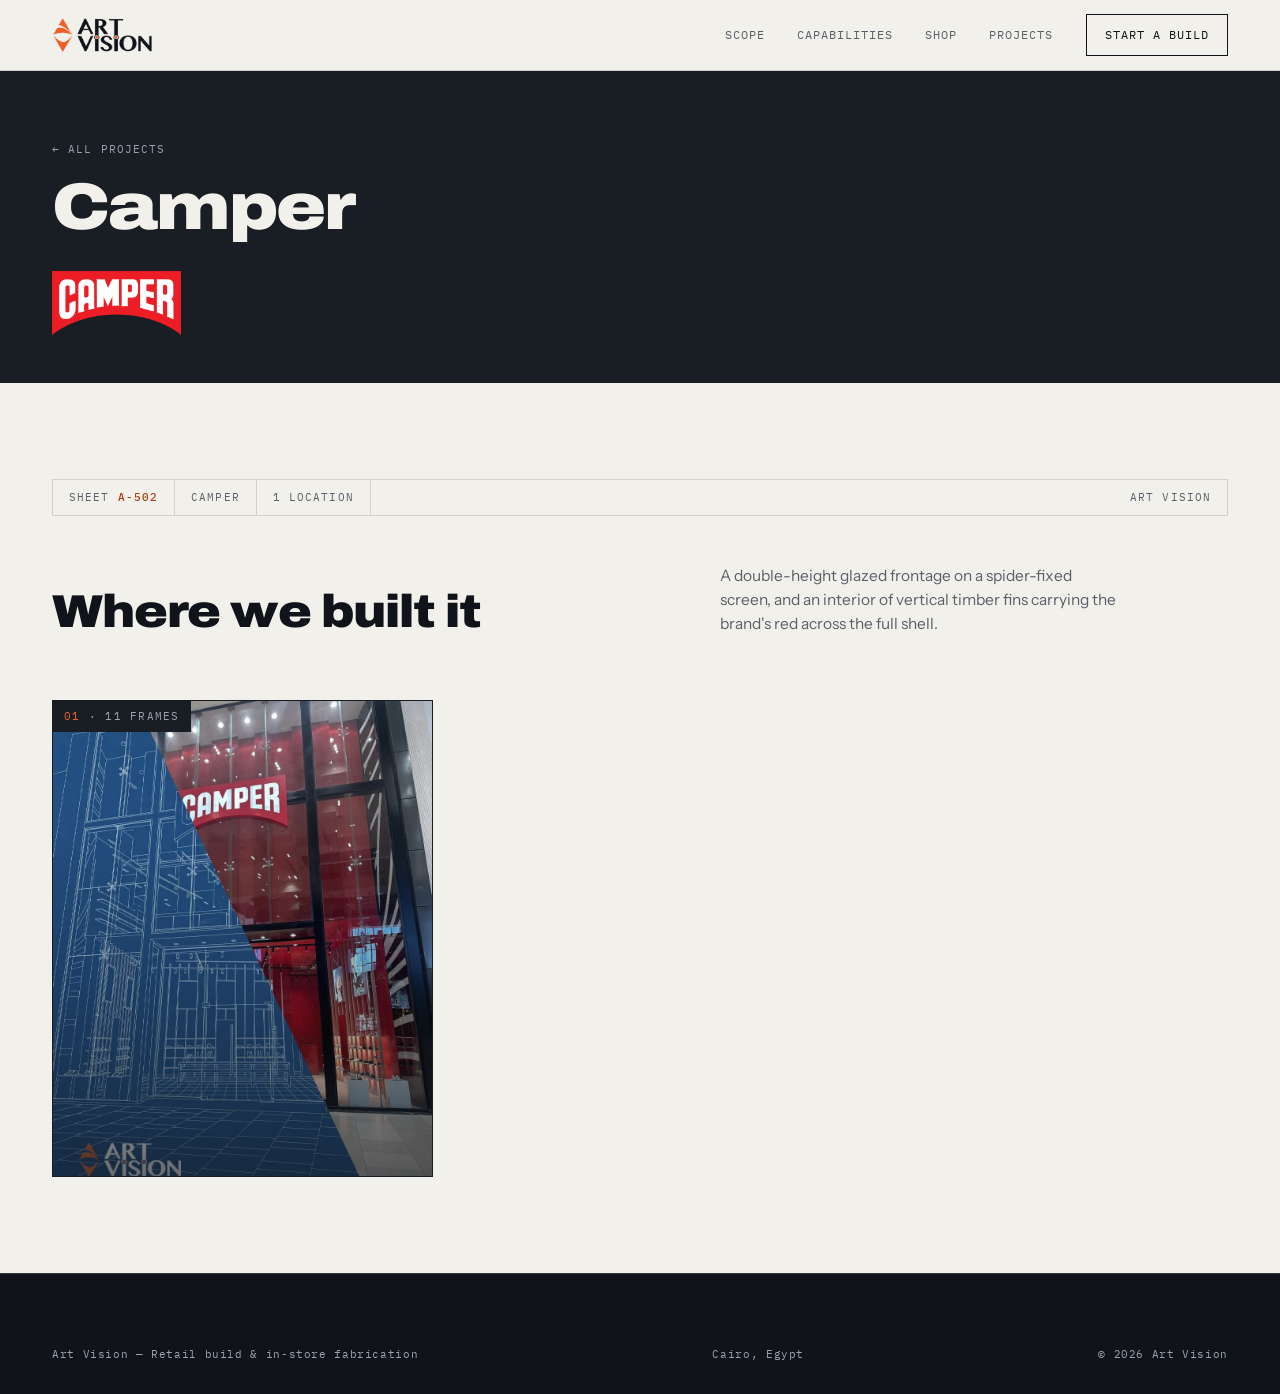
<file: projects/camper.html>
<!DOCTYPE html>
<html lang="en">
<head>
<meta charset="UTF-8">
<meta name="viewport" content="width=device-width, initial-scale=1, viewport-fit=cover">
<title>Camper — Art Vision</title>
<meta name="description" content="Store builds delivered for Camper by Art Vision — retail build and in-store fabrication, Cairo.">
<meta name="theme-color" content="#191e24">
<meta property="og:type" content="article">
<meta property="og:title" content="Camper — Art Vision">
<link rel="icon" type="image/png" href="[data-uri]">
<link rel="preconnect" href="https://fonts.googleapis.com">
<link rel="preconnect" href="https://fonts.gstatic.com" crossorigin>
<link href="https://fonts.googleapis.com/css2?family=Archivo:wdth,wght@75..125,400..900&family=IBM+Plex+Mono:wght@400;500&family=Instrument+Sans:wght@400;500;600&display=swap" rel="stylesheet">
<link rel="stylesheet" href="../assets/site.css">
</head>
<body>
<a class="skip" href="#main">Skip to content</a>

<header class="site-head">
  <div class="wrap nav">
    <a class="brand" href="../index.html" aria-label="Art Vision — home">
      <img src="[data-uri]" alt="Art Vision" width="576" height="205">
    </a>
    <nav class="nav-links" aria-label="Primary">
      <a href="../index.html#scope">Scope</a>
      <a href="../index.html#capabilities">Capabilities</a>
      <a href="../index.html#shop">Shop</a>
      <a href="../index.html#projects">Projects</a>
    </nav>
    <a class="btn btn--ink" href="../index.html#enquiry">Start a build</a>
    <button class="menu-btn" type="button" aria-expanded="false" aria-controls="mobile-menu" aria-label="Open menu"><span></span></button>
    <div class="progress" aria-hidden="true"></div>
  </div>
</header>

<div class="mobile-menu" id="mobile-menu" data-open="false">
  <a href="../index.html#scope">Scope<small>A-100</small></a>
  <a href="../index.html#capabilities">Capabilities<small>A-200</small></a>
  <a href="../index.html#shop">Shop<small>A-300</small></a>
  <a href="../index.html#projects">Projects<small>A-500</small></a>
  <a class="btn btn--paper" href="../index.html#enquiry">Start a build</a>
</div>

<main id="main">
  <section class="page-head">
    <div class="wrap">
      <a class="page-back" href="../index.html#projects">&larr; All projects</a>
      <h1>Camper</h1>
      <img class="page-logo" src="../assets/logos/camper.webp" alt="Camper">
    </div>
  </section>

  <section class="sheet">
    <div class="wrap">
      <p class="titleblock"><span>Sheet <b>A-502</b></span><span>Camper</span><span data-place-count></span><span>Art Vision</span></p>
      <div class="sheet-head" data-reveal>
        <h2>Where we built it</h2>
        <p data-intro></p>
      </div>
      <ul class="locations" data-locations data-reveal></ul>
    </div>
  </section>
</main>

<footer class="site-foot">
  <div class="wrap">
    <div class="foot-bottom">
      <span>Art Vision — Retail build &amp; in-store fabrication</span>
      <span>Cairo, Egypt</span>
      <span>&copy; <span data-year>2026</span> Art Vision</span>
    </div>
  </div>
</footer>

<div class="lb" id="lightbox" role="dialog" aria-modal="true" aria-labelledby="lb-title" hidden>
  <div class="lb-backdrop" data-close></div>
  <div class="lb-panel">
    <div class="lb-head">
      <p class="lb-title" id="lb-title">Camper</p>
      <p class="lb-sub" data-lb-sub></p>
      <p class="lb-count" data-lb-count></p>
      <button class="lb-close" type="button" aria-label="Close images">&times;</button>
    </div>
    <div class="lb-stage">
      <button class="lb-nav lb-prev" type="button" aria-label="Previous image">&larr;</button>
      <img class="lb-img" alt="" data-lb-img>
      <button class="lb-nav lb-next" type="button" aria-label="Next image">&rarr;</button>
    </div>
    <div class="lb-rail" data-lb-rail role="tablist" aria-label="Choose an image"></div>
  </div>
</div>

<script src="../assets/projects.js"></script>
<script>
(function(){
  "use strict";
  var SLUG = "camper";
  var DATA = (window.AV_PROJECTS || {})[SLUG];
  if(!DATA) return;

  var reduce = window.matchMedia("(prefers-reduced-motion: reduce)").matches;
  var pad = function(n){ return (n<10?"0":"") + n; };
  var src = function(n, thumb){ return "../assets/projects/" + SLUG + "/" + pad(n) + (thumb?"-t":"") + ".webp"; };

  document.querySelector("[data-year]").textContent = new Date().getFullYear();
  document.querySelector("[data-intro]").textContent = DATA.intro || "";
  document.querySelector("[data-place-count]").textContent =
    DATA.locations.length + (DATA.locations.length === 1 ? " location" : " locations");

  /* ---------- header ---------- */
  var menuBtn = document.querySelector(".menu-btn"), menu = document.getElementById("mobile-menu");
  function setMenu(o){
    menuBtn.setAttribute("aria-expanded", String(o));
    menuBtn.setAttribute("aria-label", o ? "Close menu" : "Open menu");
    menu.dataset.open = String(o);
    document.body.style.overflow = o ? "hidden" : "";
  }
  menuBtn.addEventListener("click", function(){ setMenu(menuBtn.getAttribute("aria-expanded") !== "true"); });
  menu.addEventListener("click", function(e){ if(e.target.closest("a")) setMenu(false); });

  var bar = document.querySelector(".progress"), tick = false;
  window.addEventListener("scroll", function(){
    if(tick) return; tick = true;
    requestAnimationFrame(function(){
      var hh = document.documentElement.scrollHeight - window.innerHeight;
      bar.style.transform = "scaleX(" + (hh > 0 ? window.scrollY / hh : 0) + ")";
      tick = false;
    });
  }, {passive:true});

  /* ---------- location cards ---------- */
  var list = document.querySelector("[data-locations]");
  DATA.locations.forEach(function(loc, i){
    var li = document.createElement("li");
    var b  = document.createElement("button");
    b.type = "button";
    b.className = "place";
    b.setAttribute("aria-haspopup", "dialog");
    b.setAttribute("aria-label", loc.name + (loc.city ? ", " + loc.city : "") +
                   " — open " + loc.frames.length + " images");
    b.innerHTML =
      '<img src="' + src(loc.frames[0], false) + '" alt="" loading="lazy" decoding="async">' +
      '<span class="place-scrim" aria-hidden="true"></span>' +
      '<span class="place-index"><b>' + pad(i+1) + '</b> &middot; ' + pad(loc.frames.length) + ' frames</span>' +
      '<span class="place-label">' +
        '<span class="place-name"></span>' +
        (loc.city ? '<span class="place-city"></span>' : '') +
        '<span class="place-open">Open photos &rarr;</span>' +
      '</span>';
    b.querySelector(".place-name").textContent = loc.name;
    if(loc.city) b.querySelector(".place-city").textContent = loc.city + (loc.year ? " · " + loc.year : "");
    b.addEventListener("click", function(){ openLb(loc, b); });
    li.appendChild(b);
    list.appendChild(li);
  });

  /* ---------- reveals ---------- */
  var reveals = document.querySelectorAll("[data-reveal]");
  if(reduce || !("IntersectionObserver" in window)){
    reveals.forEach(function(el){ el.classList.add("is-in"); });
  } else {
    var io = new IntersectionObserver(function(en){
      en.forEach(function(x){ if(x.isIntersecting){ x.target.classList.add("is-in"); io.unobserve(x.target); } });
    }, {rootMargin:"0px 0px -12% 0px", threshold:0.08});
    reveals.forEach(function(el){ io.observe(el); });
  }

  /* ---------- lightbox, scoped to the chosen location ---------- */
  var lb = document.getElementById("lightbox"), lbPanel = lb.querySelector(".lb-panel"),
      lbImg = lb.querySelector("[data-lb-img]"), lbSub = lb.querySelector("[data-lb-sub]"),
      lbCount = lb.querySelector("[data-lb-count]"), lbRail = lb.querySelector("[data-lb-rail]"),
      lbClose = lb.querySelector(".lb-close");
  var frames = [], idx = 0, trigger = null, label = "";
  var bg = [document.querySelector(".site-head"), document.getElementById("main"),
            document.querySelector(".site-foot"), menu];

  function inert(on){
    bg.forEach(function(el){
      if(!el) return;
      if(on){ el.setAttribute("inert",""); el.setAttribute("aria-hidden","true"); }
      else  { el.removeAttribute("inert"); el.removeAttribute("aria-hidden"); }
    });
  }
  function pre(i){ if(i < 0 || i >= frames.length) return; var im = new Image(); im.src = src(frames[i], false); }

  function show(i, dir){
    idx = (i + frames.length) % frames.length;
    lbImg.classList.remove("is-shown");
    lbImg.style.setProperty("--from", dir === -1 ? "-24px" : "24px");
    var nx = new Image();
    nx.onload = function(){
      lbImg.src = nx.src;
      lbImg.alt = label + ", image " + (idx+1) + " of " + frames.length;
      requestAnimationFrame(function(){ requestAnimationFrame(function(){ lbImg.classList.add("is-shown"); }); });
    };
    nx.src = src(frames[idx], false);
    lbCount.innerHTML = "<b>" + pad(idx+1) + "</b> / " + pad(frames.length);
    Array.prototype.forEach.call(lbRail.children, function(b, n){
      b.setAttribute("aria-selected", String(n === idx));
      if(n === idx && b.scrollIntoView) b.scrollIntoView({block:"nearest", inline:"center", behavior: reduce ? "auto" : "smooth"});
    });
    pre(idx+1); pre(idx-1);
  }

  function openLb(loc, el){
    frames = loc.frames.slice();
    label = loc.name;
    trigger = el;
    lbSub.textContent = (DATA.scope || "") + (loc.city ? " · " + loc.city : "");
    lbRail.innerHTML = "";
    frames.forEach(function(f, n){
      var t = document.createElement("button");
      t.type = "button"; t.setAttribute("role","tab"); t.setAttribute("aria-label","Image " + (n+1));
      var im = document.createElement("img"); im.src = src(f, true); im.alt = ""; im.loading = "lazy";
      t.appendChild(im);
      t.addEventListener("click", function(){ show(n, n > idx ? 1 : -1); });
      lbRail.appendChild(t);
    });
    lb.hidden = false;
    if(!reduce && el){
      var r = el.getBoundingClientRect();
      lbPanel.style.transformOrigin = ((r.left + r.width/2) / innerWidth * 100) + "% " +
                                      ((r.top + r.height/2) / innerHeight * 100) + "%";
    }
    document.body.style.overflow = "hidden";
    inert(true);
    show(0, 1);
    requestAnimationFrame(function(){ requestAnimationFrame(function(){ lb.classList.add("is-open"); }); });
    lbClose.focus();
  }

  function close(){
    if(lb.hidden) return;
    lb.classList.remove("is-open");
    var done = function(){
      lb.hidden = true; document.body.style.overflow = ""; inert(false);
      if(trigger) trigger.focus(); trigger = null;
    };
    reduce ? done() : setTimeout(done, 200);
  }

  lbClose.addEventListener("click", close);
  lb.querySelector("[data-close]").addEventListener("click", close);
  lb.querySelector(".lb-prev").addEventListener("click", function(){ show(idx-1, -1); });
  lb.querySelector(".lb-next").addEventListener("click", function(){ show(idx+1, 1); });

  document.addEventListener("keydown", function(e){
    if(lb.hidden){ if(e.key === "Escape") setMenu(false); return; }
    if(e.key === "Escape"){ e.preventDefault(); close(); }
    else if(e.key === "ArrowLeft"){ e.preventDefault(); show(idx-1, -1); }
    else if(e.key === "ArrowRight"){ e.preventDefault(); show(idx+1, 1); }
    else if(e.key === "Home"){ e.preventDefault(); show(0, -1); }
    else if(e.key === "End"){ e.preventDefault(); show(frames.length-1, 1); }
    else if(e.key === "Tab"){
      var f = lb.querySelectorAll("button"); if(!f.length) return;
      var a = f[0], z = f[f.length-1];
      if(e.shiftKey && document.activeElement === a){ e.preventDefault(); z.focus(); }
      else if(!e.shiftKey && document.activeElement === z){ e.preventDefault(); a.focus(); }
    }
  });

  (function(){
    var x0 = null, y0 = null;
    lb.addEventListener("touchstart", function(e){ x0 = e.touches[0].clientX; y0 = e.touches[0].clientY; }, {passive:true});
    lb.addEventListener("touchend", function(e){
      if(x0 === null) return;
      var dx = e.changedTouches[0].clientX - x0, dy = e.changedTouches[0].clientY - y0;
      if(Math.abs(dx) > 45 && Math.abs(dx) > Math.abs(dy)*1.5) show(idx + (dx < 0 ? 1 : -1), dx < 0 ? 1 : -1);
      x0 = null; y0 = null;
    }, {passive:true});
  })();
})();
</script>
</body>
</html>
</file>
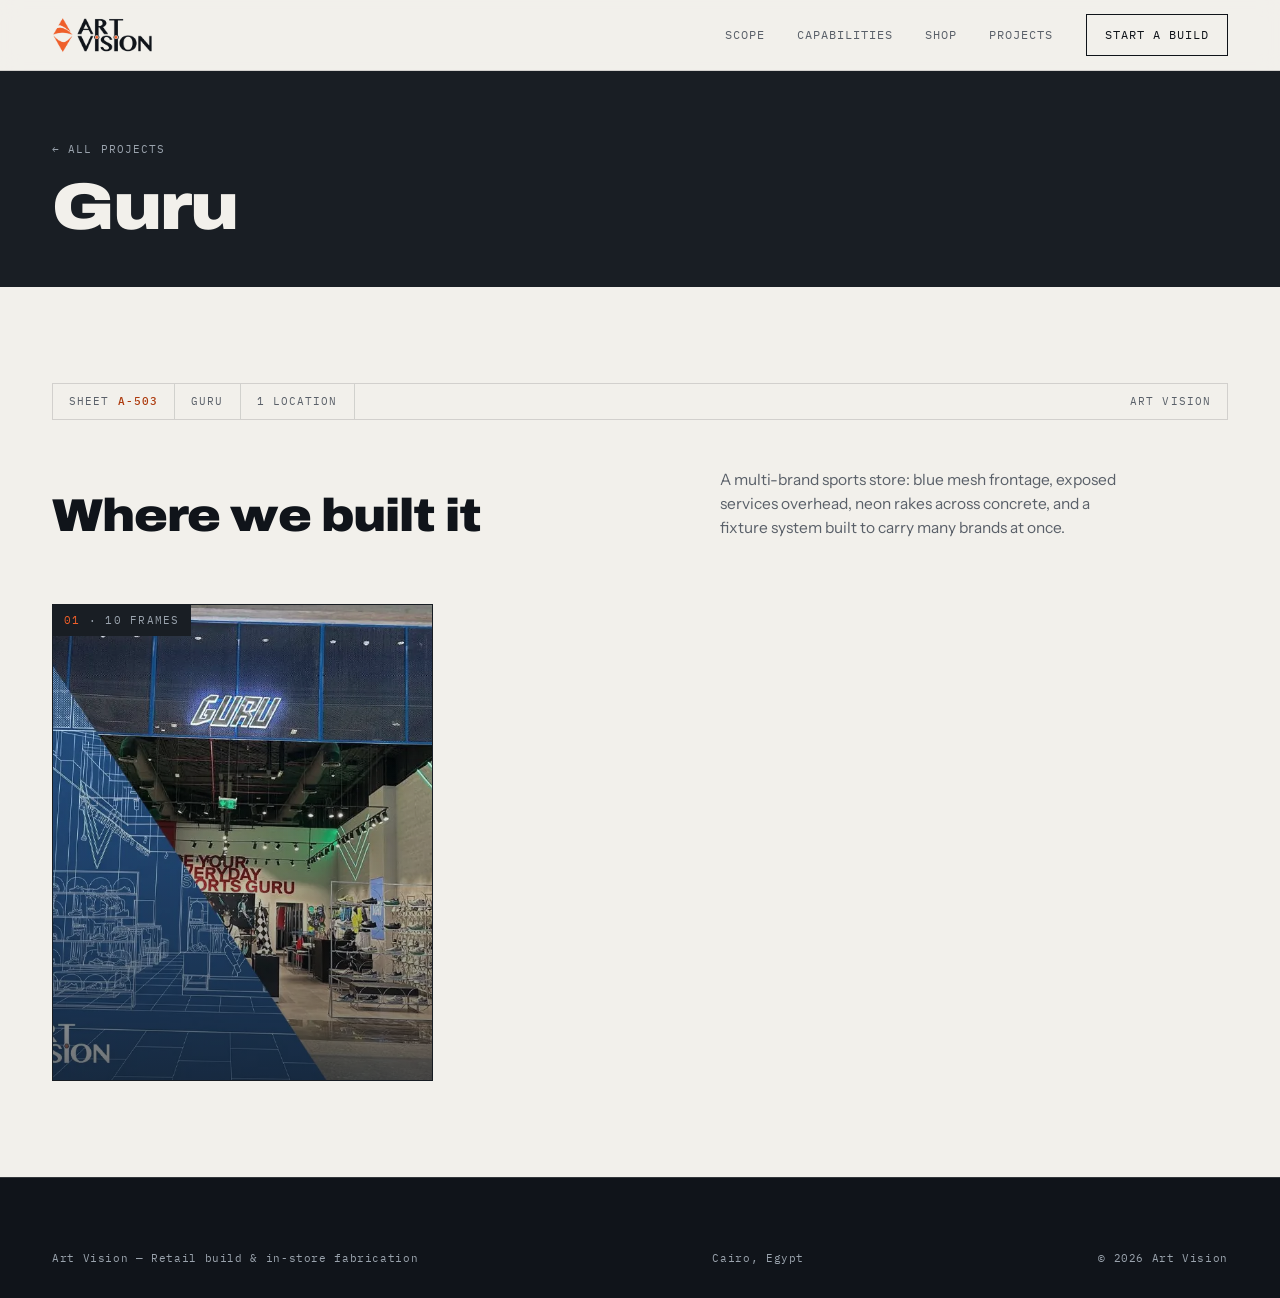
<file: projects/guru.html>
<!DOCTYPE html>
<html lang="en">
<head>
<meta charset="UTF-8">
<meta name="viewport" content="width=device-width, initial-scale=1, viewport-fit=cover">
<title>Guru — Art Vision</title>
<meta name="description" content="Store builds delivered for Guru by Art Vision — retail build and in-store fabrication, Cairo.">
<meta name="theme-color" content="#191e24">
<meta property="og:type" content="article">
<meta property="og:title" content="Guru — Art Vision">
<link rel="icon" type="image/png" href="[data-uri]">
<link rel="preconnect" href="https://fonts.googleapis.com">
<link rel="preconnect" href="https://fonts.gstatic.com" crossorigin>
<link href="https://fonts.googleapis.com/css2?family=Archivo:wdth,wght@75..125,400..900&family=IBM+Plex+Mono:wght@400;500&family=Instrument+Sans:wght@400;500;600&display=swap" rel="stylesheet">
<link rel="stylesheet" href="../assets/site.css">
</head>
<body>
<a class="skip" href="#main">Skip to content</a>

<header class="site-head">
  <div class="wrap nav">
    <a class="brand" href="../index.html" aria-label="Art Vision — home">
      <img src="[data-uri]" alt="Art Vision" width="576" height="205">
    </a>
    <nav class="nav-links" aria-label="Primary">
      <a href="../index.html#scope">Scope</a>
      <a href="../index.html#capabilities">Capabilities</a>
      <a href="../index.html#shop">Shop</a>
      <a href="../index.html#projects">Projects</a>
    </nav>
    <a class="btn btn--ink" href="../index.html#enquiry">Start a build</a>
    <button class="menu-btn" type="button" aria-expanded="false" aria-controls="mobile-menu" aria-label="Open menu"><span></span></button>
    <div class="progress" aria-hidden="true"></div>
  </div>
</header>

<div class="mobile-menu" id="mobile-menu" data-open="false">
  <a href="../index.html#scope">Scope<small>A-100</small></a>
  <a href="../index.html#capabilities">Capabilities<small>A-200</small></a>
  <a href="../index.html#shop">Shop<small>A-300</small></a>
  <a href="../index.html#projects">Projects<small>A-500</small></a>
  <a class="btn btn--paper" href="../index.html#enquiry">Start a build</a>
</div>

<main id="main">
  <section class="page-head">
    <div class="wrap">
      <a class="page-back" href="../index.html#projects">&larr; All projects</a>
      <h1>Guru</h1>
      
    </div>
  </section>

  <section class="sheet">
    <div class="wrap">
      <p class="titleblock"><span>Sheet <b>A-503</b></span><span>Guru</span><span data-place-count></span><span>Art Vision</span></p>
      <div class="sheet-head" data-reveal>
        <h2>Where we built it</h2>
        <p data-intro></p>
      </div>
      <ul class="locations" data-locations data-reveal></ul>
    </div>
  </section>
</main>

<footer class="site-foot">
  <div class="wrap">
    <div class="foot-bottom">
      <span>Art Vision — Retail build &amp; in-store fabrication</span>
      <span>Cairo, Egypt</span>
      <span>&copy; <span data-year>2026</span> Art Vision</span>
    </div>
  </div>
</footer>

<div class="lb" id="lightbox" role="dialog" aria-modal="true" aria-labelledby="lb-title" hidden>
  <div class="lb-backdrop" data-close></div>
  <div class="lb-panel">
    <div class="lb-head">
      <p class="lb-title" id="lb-title">Guru</p>
      <p class="lb-sub" data-lb-sub></p>
      <p class="lb-count" data-lb-count></p>
      <button class="lb-close" type="button" aria-label="Close images">&times;</button>
    </div>
    <div class="lb-stage">
      <button class="lb-nav lb-prev" type="button" aria-label="Previous image">&larr;</button>
      <img class="lb-img" alt="" data-lb-img>
      <button class="lb-nav lb-next" type="button" aria-label="Next image">&rarr;</button>
    </div>
    <div class="lb-rail" data-lb-rail role="tablist" aria-label="Choose an image"></div>
  </div>
</div>

<script src="../assets/projects.js"></script>
<script>
(function(){
  "use strict";
  var SLUG = "guru";
  var DATA = (window.AV_PROJECTS || {})[SLUG];
  if(!DATA) return;

  var reduce = window.matchMedia("(prefers-reduced-motion: reduce)").matches;
  var pad = function(n){ return (n<10?"0":"") + n; };
  var src = function(n, thumb){ return "../assets/projects/" + SLUG + "/" + pad(n) + (thumb?"-t":"") + ".webp"; };

  document.querySelector("[data-year]").textContent = new Date().getFullYear();
  document.querySelector("[data-intro]").textContent = DATA.intro || "";
  document.querySelector("[data-place-count]").textContent =
    DATA.locations.length + (DATA.locations.length === 1 ? " location" : " locations");

  /* ---------- header ---------- */
  var menuBtn = document.querySelector(".menu-btn"), menu = document.getElementById("mobile-menu");
  function setMenu(o){
    menuBtn.setAttribute("aria-expanded", String(o));
    menuBtn.setAttribute("aria-label", o ? "Close menu" : "Open menu");
    menu.dataset.open = String(o);
    document.body.style.overflow = o ? "hidden" : "";
  }
  menuBtn.addEventListener("click", function(){ setMenu(menuBtn.getAttribute("aria-expanded") !== "true"); });
  menu.addEventListener("click", function(e){ if(e.target.closest("a")) setMenu(false); });

  var bar = document.querySelector(".progress"), tick = false;
  window.addEventListener("scroll", function(){
    if(tick) return; tick = true;
    requestAnimationFrame(function(){
      var hh = document.documentElement.scrollHeight - window.innerHeight;
      bar.style.transform = "scaleX(" + (hh > 0 ? window.scrollY / hh : 0) + ")";
      tick = false;
    });
  }, {passive:true});

  /* ---------- location cards ---------- */
  var list = document.querySelector("[data-locations]");
  DATA.locations.forEach(function(loc, i){
    var li = document.createElement("li");
    var b  = document.createElement("button");
    b.type = "button";
    b.className = "place";
    b.setAttribute("aria-haspopup", "dialog");
    b.setAttribute("aria-label", loc.name + (loc.city ? ", " + loc.city : "") +
                   " — open " + loc.frames.length + " images");
    b.innerHTML =
      '<img src="' + src(loc.frames[0], false) + '" alt="" loading="lazy" decoding="async">' +
      '<span class="place-scrim" aria-hidden="true"></span>' +
      '<span class="place-index"><b>' + pad(i+1) + '</b> &middot; ' + pad(loc.frames.length) + ' frames</span>' +
      '<span class="place-label">' +
        '<span class="place-name"></span>' +
        (loc.city ? '<span class="place-city"></span>' : '') +
        '<span class="place-open">Open photos &rarr;</span>' +
      '</span>';
    b.querySelector(".place-name").textContent = loc.name;
    if(loc.city) b.querySelector(".place-city").textContent = loc.city + (loc.year ? " · " + loc.year : "");
    b.addEventListener("click", function(){ openLb(loc, b); });
    li.appendChild(b);
    list.appendChild(li);
  });

  /* ---------- reveals ---------- */
  var reveals = document.querySelectorAll("[data-reveal]");
  if(reduce || !("IntersectionObserver" in window)){
    reveals.forEach(function(el){ el.classList.add("is-in"); });
  } else {
    var io = new IntersectionObserver(function(en){
      en.forEach(function(x){ if(x.isIntersecting){ x.target.classList.add("is-in"); io.unobserve(x.target); } });
    }, {rootMargin:"0px 0px -12% 0px", threshold:0.08});
    reveals.forEach(function(el){ io.observe(el); });
  }

  /* ---------- lightbox, scoped to the chosen location ---------- */
  var lb = document.getElementById("lightbox"), lbPanel = lb.querySelector(".lb-panel"),
      lbImg = lb.querySelector("[data-lb-img]"), lbSub = lb.querySelector("[data-lb-sub]"),
      lbCount = lb.querySelector("[data-lb-count]"), lbRail = lb.querySelector("[data-lb-rail]"),
      lbClose = lb.querySelector(".lb-close");
  var frames = [], idx = 0, trigger = null, label = "";
  var bg = [document.querySelector(".site-head"), document.getElementById("main"),
            document.querySelector(".site-foot"), menu];

  function inert(on){
    bg.forEach(function(el){
      if(!el) return;
      if(on){ el.setAttribute("inert",""); el.setAttribute("aria-hidden","true"); }
      else  { el.removeAttribute("inert"); el.removeAttribute("aria-hidden"); }
    });
  }
  function pre(i){ if(i < 0 || i >= frames.length) return; var im = new Image(); im.src = src(frames[i], false); }

  function show(i, dir){
    idx = (i + frames.length) % frames.length;
    lbImg.classList.remove("is-shown");
    lbImg.style.setProperty("--from", dir === -1 ? "-24px" : "24px");
    var nx = new Image();
    nx.onload = function(){
      lbImg.src = nx.src;
      lbImg.alt = label + ", image " + (idx+1) + " of " + frames.length;
      requestAnimationFrame(function(){ requestAnimationFrame(function(){ lbImg.classList.add("is-shown"); }); });
    };
    nx.src = src(frames[idx], false);
    lbCount.innerHTML = "<b>" + pad(idx+1) + "</b> / " + pad(frames.length);
    Array.prototype.forEach.call(lbRail.children, function(b, n){
      b.setAttribute("aria-selected", String(n === idx));
      if(n === idx && b.scrollIntoView) b.scrollIntoView({block:"nearest", inline:"center", behavior: reduce ? "auto" : "smooth"});
    });
    pre(idx+1); pre(idx-1);
  }

  function openLb(loc, el){
    frames = loc.frames.slice();
    label = loc.name;
    trigger = el;
    lbSub.textContent = (DATA.scope || "") + (loc.city ? " · " + loc.city : "");
    lbRail.innerHTML = "";
    frames.forEach(function(f, n){
      var t = document.createElement("button");
      t.type = "button"; t.setAttribute("role","tab"); t.setAttribute("aria-label","Image " + (n+1));
      var im = document.createElement("img"); im.src = src(f, true); im.alt = ""; im.loading = "lazy";
      t.appendChild(im);
      t.addEventListener("click", function(){ show(n, n > idx ? 1 : -1); });
      lbRail.appendChild(t);
    });
    lb.hidden = false;
    if(!reduce && el){
      var r = el.getBoundingClientRect();
      lbPanel.style.transformOrigin = ((r.left + r.width/2) / innerWidth * 100) + "% " +
                                      ((r.top + r.height/2) / innerHeight * 100) + "%";
    }
    document.body.style.overflow = "hidden";
    inert(true);
    show(0, 1);
    requestAnimationFrame(function(){ requestAnimationFrame(function(){ lb.classList.add("is-open"); }); });
    lbClose.focus();
  }

  function close(){
    if(lb.hidden) return;
    lb.classList.remove("is-open");
    var done = function(){
      lb.hidden = true; document.body.style.overflow = ""; inert(false);
      if(trigger) trigger.focus(); trigger = null;
    };
    reduce ? done() : setTimeout(done, 200);
  }

  lbClose.addEventListener("click", close);
  lb.querySelector("[data-close]").addEventListener("click", close);
  lb.querySelector(".lb-prev").addEventListener("click", function(){ show(idx-1, -1); });
  lb.querySelector(".lb-next").addEventListener("click", function(){ show(idx+1, 1); });

  document.addEventListener("keydown", function(e){
    if(lb.hidden){ if(e.key === "Escape") setMenu(false); return; }
    if(e.key === "Escape"){ e.preventDefault(); close(); }
    else if(e.key === "ArrowLeft"){ e.preventDefault(); show(idx-1, -1); }
    else if(e.key === "ArrowRight"){ e.preventDefault(); show(idx+1, 1); }
    else if(e.key === "Home"){ e.preventDefault(); show(0, -1); }
    else if(e.key === "End"){ e.preventDefault(); show(frames.length-1, 1); }
    else if(e.key === "Tab"){
      var f = lb.querySelectorAll("button"); if(!f.length) return;
      var a = f[0], z = f[f.length-1];
      if(e.shiftKey && document.activeElement === a){ e.preventDefault(); z.focus(); }
      else if(!e.shiftKey && document.activeElement === z){ e.preventDefault(); a.focus(); }
    }
  });

  (function(){
    var x0 = null, y0 = null;
    lb.addEventListener("touchstart", function(e){ x0 = e.touches[0].clientX; y0 = e.touches[0].clientY; }, {passive:true});
    lb.addEventListener("touchend", function(e){
      if(x0 === null) return;
      var dx = e.changedTouches[0].clientX - x0, dy = e.changedTouches[0].clientY - y0;
      if(Math.abs(dx) > 45 && Math.abs(dx) > Math.abs(dy)*1.5) show(idx + (dx < 0 ? 1 : -1), dx < 0 ? 1 : -1);
      x0 = null; y0 = null;
    }, {passive:true});
  })();
})();
</script>
</body>
</html>
</file>
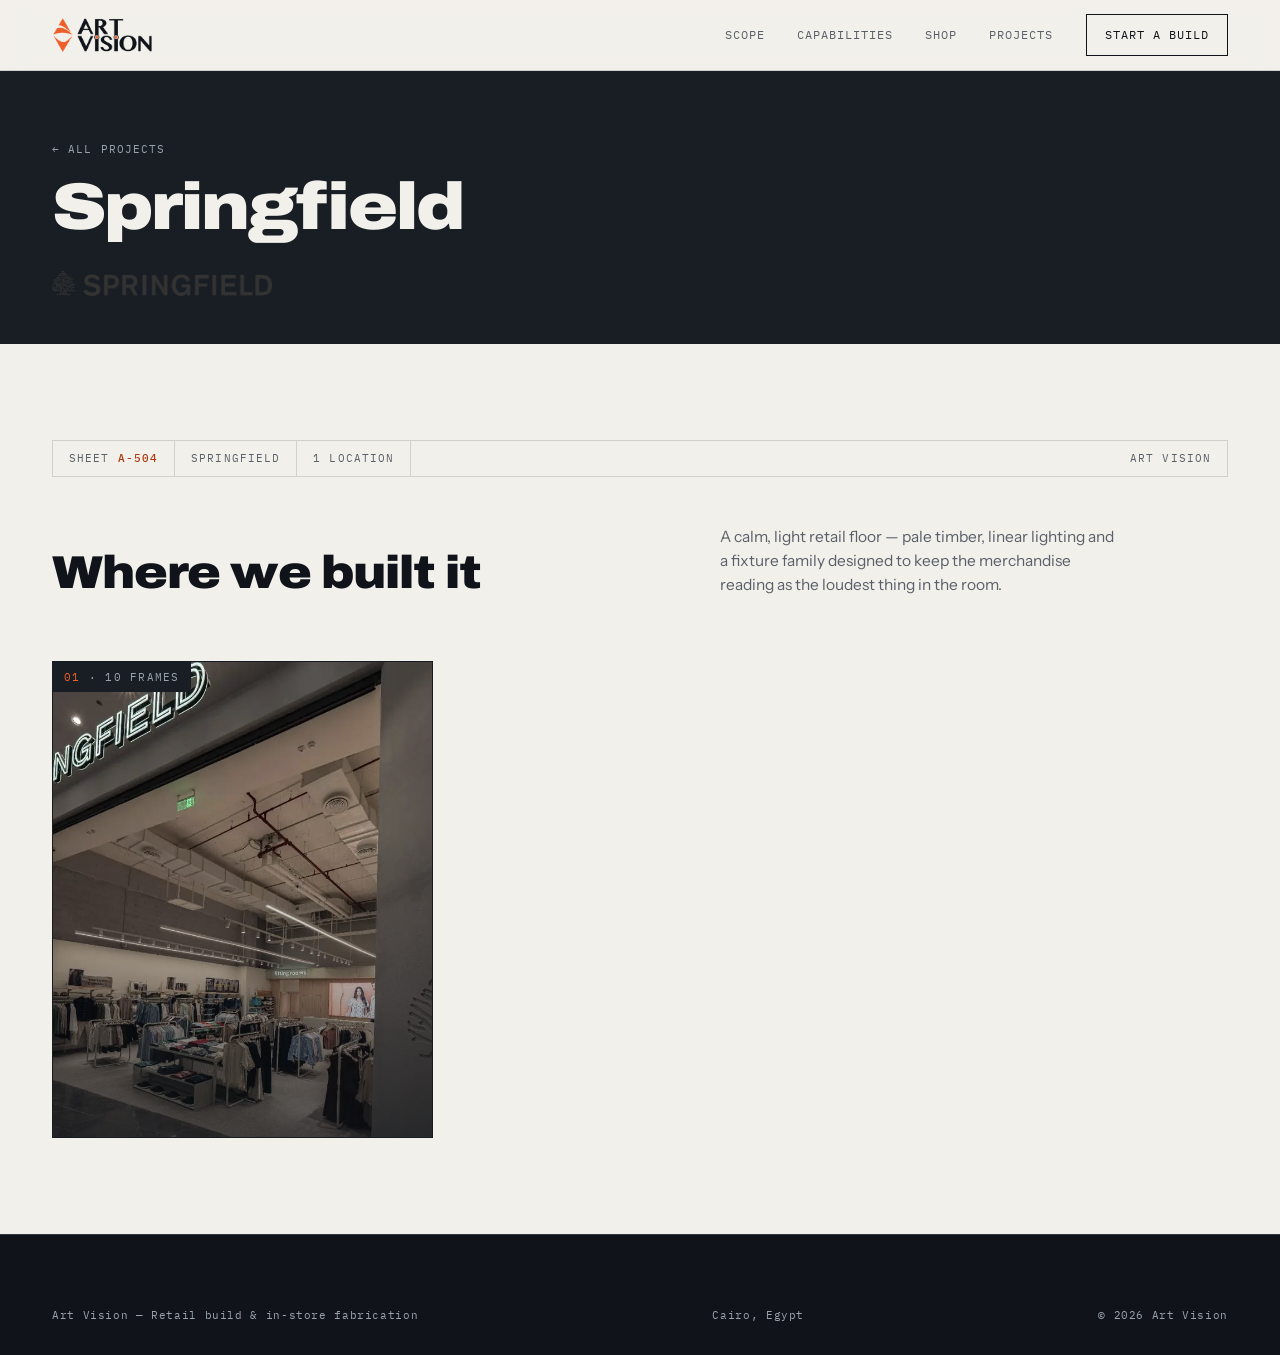
<file: projects/springfield.html>
<!DOCTYPE html>
<html lang="en">
<head>
<meta charset="UTF-8">
<meta name="viewport" content="width=device-width, initial-scale=1, viewport-fit=cover">
<title>Springfield — Art Vision</title>
<meta name="description" content="Store builds delivered for Springfield by Art Vision — retail build and in-store fabrication, Cairo.">
<meta name="theme-color" content="#191e24">
<meta property="og:type" content="article">
<meta property="og:title" content="Springfield — Art Vision">
<link rel="icon" type="image/png" href="[data-uri]">
<link rel="preconnect" href="https://fonts.googleapis.com">
<link rel="preconnect" href="https://fonts.gstatic.com" crossorigin>
<link href="https://fonts.googleapis.com/css2?family=Archivo:wdth,wght@75..125,400..900&family=IBM+Plex+Mono:wght@400;500&family=Instrument+Sans:wght@400;500;600&display=swap" rel="stylesheet">
<link rel="stylesheet" href="../assets/site.css">
</head>
<body>
<a class="skip" href="#main">Skip to content</a>

<header class="site-head">
  <div class="wrap nav">
    <a class="brand" href="../index.html" aria-label="Art Vision — home">
      <img src="[data-uri]" alt="Art Vision" width="576" height="205">
    </a>
    <nav class="nav-links" aria-label="Primary">
      <a href="../index.html#scope">Scope</a>
      <a href="../index.html#capabilities">Capabilities</a>
      <a href="../index.html#shop">Shop</a>
      <a href="../index.html#projects">Projects</a>
    </nav>
    <a class="btn btn--ink" href="../index.html#enquiry">Start a build</a>
    <button class="menu-btn" type="button" aria-expanded="false" aria-controls="mobile-menu" aria-label="Open menu"><span></span></button>
    <div class="progress" aria-hidden="true"></div>
  </div>
</header>

<div class="mobile-menu" id="mobile-menu" data-open="false">
  <a href="../index.html#scope">Scope<small>A-100</small></a>
  <a href="../index.html#capabilities">Capabilities<small>A-200</small></a>
  <a href="../index.html#shop">Shop<small>A-300</small></a>
  <a href="../index.html#projects">Projects<small>A-500</small></a>
  <a class="btn btn--paper" href="../index.html#enquiry">Start a build</a>
</div>

<main id="main">
  <section class="page-head">
    <div class="wrap">
      <a class="page-back" href="../index.html#projects">&larr; All projects</a>
      <h1>Springfield</h1>
      <img class="page-logo" src="../assets/logos/springfield.webp" alt="Springfield">
    </div>
  </section>

  <section class="sheet">
    <div class="wrap">
      <p class="titleblock"><span>Sheet <b>A-504</b></span><span>Springfield</span><span data-place-count></span><span>Art Vision</span></p>
      <div class="sheet-head" data-reveal>
        <h2>Where we built it</h2>
        <p data-intro></p>
      </div>
      <ul class="locations" data-locations data-reveal></ul>
    </div>
  </section>
</main>

<footer class="site-foot">
  <div class="wrap">
    <div class="foot-bottom">
      <span>Art Vision — Retail build &amp; in-store fabrication</span>
      <span>Cairo, Egypt</span>
      <span>&copy; <span data-year>2026</span> Art Vision</span>
    </div>
  </div>
</footer>

<div class="lb" id="lightbox" role="dialog" aria-modal="true" aria-labelledby="lb-title" hidden>
  <div class="lb-backdrop" data-close></div>
  <div class="lb-panel">
    <div class="lb-head">
      <p class="lb-title" id="lb-title">Springfield</p>
      <p class="lb-sub" data-lb-sub></p>
      <p class="lb-count" data-lb-count></p>
      <button class="lb-close" type="button" aria-label="Close images">&times;</button>
    </div>
    <div class="lb-stage">
      <button class="lb-nav lb-prev" type="button" aria-label="Previous image">&larr;</button>
      <img class="lb-img" alt="" data-lb-img>
      <button class="lb-nav lb-next" type="button" aria-label="Next image">&rarr;</button>
    </div>
    <div class="lb-rail" data-lb-rail role="tablist" aria-label="Choose an image"></div>
  </div>
</div>

<script src="../assets/projects.js"></script>
<script>
(function(){
  "use strict";
  var SLUG = "springfield";
  var DATA = (window.AV_PROJECTS || {})[SLUG];
  if(!DATA) return;

  var reduce = window.matchMedia("(prefers-reduced-motion: reduce)").matches;
  var pad = function(n){ return (n<10?"0":"") + n; };
  var src = function(n, thumb){ return "../assets/projects/" + SLUG + "/" + pad(n) + (thumb?"-t":"") + ".webp"; };

  document.querySelector("[data-year]").textContent = new Date().getFullYear();
  document.querySelector("[data-intro]").textContent = DATA.intro || "";
  document.querySelector("[data-place-count]").textContent =
    DATA.locations.length + (DATA.locations.length === 1 ? " location" : " locations");

  /* ---------- header ---------- */
  var menuBtn = document.querySelector(".menu-btn"), menu = document.getElementById("mobile-menu");
  function setMenu(o){
    menuBtn.setAttribute("aria-expanded", String(o));
    menuBtn.setAttribute("aria-label", o ? "Close menu" : "Open menu");
    menu.dataset.open = String(o);
    document.body.style.overflow = o ? "hidden" : "";
  }
  menuBtn.addEventListener("click", function(){ setMenu(menuBtn.getAttribute("aria-expanded") !== "true"); });
  menu.addEventListener("click", function(e){ if(e.target.closest("a")) setMenu(false); });

  var bar = document.querySelector(".progress"), tick = false;
  window.addEventListener("scroll", function(){
    if(tick) return; tick = true;
    requestAnimationFrame(function(){
      var hh = document.documentElement.scrollHeight - window.innerHeight;
      bar.style.transform = "scaleX(" + (hh > 0 ? window.scrollY / hh : 0) + ")";
      tick = false;
    });
  }, {passive:true});

  /* ---------- location cards ---------- */
  var list = document.querySelector("[data-locations]");
  DATA.locations.forEach(function(loc, i){
    var li = document.createElement("li");
    var b  = document.createElement("button");
    b.type = "button";
    b.className = "place";
    b.setAttribute("aria-haspopup", "dialog");
    b.setAttribute("aria-label", loc.name + (loc.city ? ", " + loc.city : "") +
                   " — open " + loc.frames.length + " images");
    b.innerHTML =
      '<img src="' + src(loc.frames[0], false) + '" alt="" loading="lazy" decoding="async">' +
      '<span class="place-scrim" aria-hidden="true"></span>' +
      '<span class="place-index"><b>' + pad(i+1) + '</b> &middot; ' + pad(loc.frames.length) + ' frames</span>' +
      '<span class="place-label">' +
        '<span class="place-name"></span>' +
        (loc.city ? '<span class="place-city"></span>' : '') +
        '<span class="place-open">Open photos &rarr;</span>' +
      '</span>';
    b.querySelector(".place-name").textContent = loc.name;
    if(loc.city) b.querySelector(".place-city").textContent = loc.city + (loc.year ? " · " + loc.year : "");
    b.addEventListener("click", function(){ openLb(loc, b); });
    li.appendChild(b);
    list.appendChild(li);
  });

  /* ---------- reveals ---------- */
  var reveals = document.querySelectorAll("[data-reveal]");
  if(reduce || !("IntersectionObserver" in window)){
    reveals.forEach(function(el){ el.classList.add("is-in"); });
  } else {
    var io = new IntersectionObserver(function(en){
      en.forEach(function(x){ if(x.isIntersecting){ x.target.classList.add("is-in"); io.unobserve(x.target); } });
    }, {rootMargin:"0px 0px -12% 0px", threshold:0.08});
    reveals.forEach(function(el){ io.observe(el); });
  }

  /* ---------- lightbox, scoped to the chosen location ---------- */
  var lb = document.getElementById("lightbox"), lbPanel = lb.querySelector(".lb-panel"),
      lbImg = lb.querySelector("[data-lb-img]"), lbSub = lb.querySelector("[data-lb-sub]"),
      lbCount = lb.querySelector("[data-lb-count]"), lbRail = lb.querySelector("[data-lb-rail]"),
      lbClose = lb.querySelector(".lb-close");
  var frames = [], idx = 0, trigger = null, label = "";
  var bg = [document.querySelector(".site-head"), document.getElementById("main"),
            document.querySelector(".site-foot"), menu];

  function inert(on){
    bg.forEach(function(el){
      if(!el) return;
      if(on){ el.setAttribute("inert",""); el.setAttribute("aria-hidden","true"); }
      else  { el.removeAttribute("inert"); el.removeAttribute("aria-hidden"); }
    });
  }
  function pre(i){ if(i < 0 || i >= frames.length) return; var im = new Image(); im.src = src(frames[i], false); }

  function show(i, dir){
    idx = (i + frames.length) % frames.length;
    lbImg.classList.remove("is-shown");
    lbImg.style.setProperty("--from", dir === -1 ? "-24px" : "24px");
    var nx = new Image();
    nx.onload = function(){
      lbImg.src = nx.src;
      lbImg.alt = label + ", image " + (idx+1) + " of " + frames.length;
      requestAnimationFrame(function(){ requestAnimationFrame(function(){ lbImg.classList.add("is-shown"); }); });
    };
    nx.src = src(frames[idx], false);
    lbCount.innerHTML = "<b>" + pad(idx+1) + "</b> / " + pad(frames.length);
    Array.prototype.forEach.call(lbRail.children, function(b, n){
      b.setAttribute("aria-selected", String(n === idx));
      if(n === idx && b.scrollIntoView) b.scrollIntoView({block:"nearest", inline:"center", behavior: reduce ? "auto" : "smooth"});
    });
    pre(idx+1); pre(idx-1);
  }

  function openLb(loc, el){
    frames = loc.frames.slice();
    label = loc.name;
    trigger = el;
    lbSub.textContent = (DATA.scope || "") + (loc.city ? " · " + loc.city : "");
    lbRail.innerHTML = "";
    frames.forEach(function(f, n){
      var t = document.createElement("button");
      t.type = "button"; t.setAttribute("role","tab"); t.setAttribute("aria-label","Image " + (n+1));
      var im = document.createElement("img"); im.src = src(f, true); im.alt = ""; im.loading = "lazy";
      t.appendChild(im);
      t.addEventListener("click", function(){ show(n, n > idx ? 1 : -1); });
      lbRail.appendChild(t);
    });
    lb.hidden = false;
    if(!reduce && el){
      var r = el.getBoundingClientRect();
      lbPanel.style.transformOrigin = ((r.left + r.width/2) / innerWidth * 100) + "% " +
                                      ((r.top + r.height/2) / innerHeight * 100) + "%";
    }
    document.body.style.overflow = "hidden";
    inert(true);
    show(0, 1);
    requestAnimationFrame(function(){ requestAnimationFrame(function(){ lb.classList.add("is-open"); }); });
    lbClose.focus();
  }

  function close(){
    if(lb.hidden) return;
    lb.classList.remove("is-open");
    var done = function(){
      lb.hidden = true; document.body.style.overflow = ""; inert(false);
      if(trigger) trigger.focus(); trigger = null;
    };
    reduce ? done() : setTimeout(done, 200);
  }

  lbClose.addEventListener("click", close);
  lb.querySelector("[data-close]").addEventListener("click", close);
  lb.querySelector(".lb-prev").addEventListener("click", function(){ show(idx-1, -1); });
  lb.querySelector(".lb-next").addEventListener("click", function(){ show(idx+1, 1); });

  document.addEventListener("keydown", function(e){
    if(lb.hidden){ if(e.key === "Escape") setMenu(false); return; }
    if(e.key === "Escape"){ e.preventDefault(); close(); }
    else if(e.key === "ArrowLeft"){ e.preventDefault(); show(idx-1, -1); }
    else if(e.key === "ArrowRight"){ e.preventDefault(); show(idx+1, 1); }
    else if(e.key === "Home"){ e.preventDefault(); show(0, -1); }
    else if(e.key === "End"){ e.preventDefault(); show(frames.length-1, 1); }
    else if(e.key === "Tab"){
      var f = lb.querySelectorAll("button"); if(!f.length) return;
      var a = f[0], z = f[f.length-1];
      if(e.shiftKey && document.activeElement === a){ e.preventDefault(); z.focus(); }
      else if(!e.shiftKey && document.activeElement === z){ e.preventDefault(); a.focus(); }
    }
  });

  (function(){
    var x0 = null, y0 = null;
    lb.addEventListener("touchstart", function(e){ x0 = e.touches[0].clientX; y0 = e.touches[0].clientY; }, {passive:true});
    lb.addEventListener("touchend", function(e){
      if(x0 === null) return;
      var dx = e.changedTouches[0].clientX - x0, dy = e.changedTouches[0].clientY - y0;
      if(Math.abs(dx) > 45 && Math.abs(dx) > Math.abs(dy)*1.5) show(idx + (dx < 0 ? 1 : -1), dx < 0 ? 1 : -1);
      x0 = null; y0 = null;
    }, {passive:true});
  })();
})();
</script>
</body>
</html>
</file>
<file: assets/site.css>
/* ============================================================
   TOKENS — palette sampled directly from the Art Vision logo
   ============================================================ */
:root{
  --ink:#10141a;
  --graphite:#191e24;        /* brand dark, sampled from the logo ground */
  --graphite-2:#212830;
  --paper:#f2f0eb;
  --paper-2:#e7e4dc;
  --signal:#ef5f2a;          /* brand orange, sampled from the mark */
  --signal-deep:#ad3a0d;     /* accessible orange for small text on light surfaces */
  --steel:#9aa3ad;           /* annotation grey — 6.6:1 on graphite */
  --slate:#5a6069;           /* annotation grey on paper — 5.6:1 */

  --line-dark:rgba(242,240,235,.16);
  --line-light:rgba(16,20,26,.14);

  --ff-display:'Archivo','Arial Narrow',system-ui,sans-serif;
  --ff-body:'Instrument Sans',system-ui,-apple-system,sans-serif;
  --ff-mono:'IBM Plex Mono',ui-monospace,'SFMono-Regular',monospace;

  --s1:4px;  --s2:8px;  --s3:12px; --s4:16px; --s5:24px;
  --s6:32px; --s7:48px; --s8:64px; --s9:96px; --s10:128px;

  --wrap:1240px;
  --enter:cubic-bezier(.22,1,.36,1);
  --move:cubic-bezier(.25,1,.5,1);

  /* Motion identity — Corporate archetype: decisive, engineered, no bounce */
  --ease-sig:cubic-bezier(.2,0,0,1);        /* signature curve, 80% of motion */
  --ease-out-quint:cubic-bezier(.23,1,.32,1);
  --ease-in-out:cubic-bezier(.645,.045,.355,1);
  --t-quick:140ms;
  --t-std:260ms;
  --t-slow:420ms;
}

*,*::before,*::after{box-sizing:border-box;margin:0;padding:0}
html{scroll-behavior:smooth;-webkit-text-size-adjust:100%}
body{
  background:var(--paper);
  color:var(--ink);
  font-family:var(--ff-body);
  font-size:16px;
  line-height:1.55;
  font-feature-settings:"kern" 1,"liga" 1;
  -webkit-font-smoothing:antialiased;
  overflow-x:hidden;
}
img,svg{display:block;max-width:100%}
a{color:inherit;text-decoration:none}
button,input,select,textarea{font:inherit;color:inherit}

:focus-visible{
  outline:2px solid var(--signal);
  outline-offset:3px;
  border-radius:1px;
}

.skip{
  position:absolute;left:var(--s4);top:-64px;z-index:200;
  background:var(--signal);color:var(--ink);
  padding:var(--s3) var(--s5);
  font-family:var(--ff-mono);font-size:12px;letter-spacing:.08em;text-transform:uppercase;
  transition:top .18s var(--enter);
}
.skip:focus{top:var(--s4)}

.wrap{width:100%;max-width:var(--wrap);margin-inline:auto;padding-inline:var(--s6)}
@media (max-width:640px){ .wrap{padding-inline:20px} }

.mono{font-family:var(--ff-mono);font-size:12px;letter-spacing:.08em;text-transform:uppercase}
.vh{position:absolute;width:1px;height:1px;overflow:hidden;clip-path:inset(50%);white-space:nowrap}

/* ============================================================
   HEADER
   ============================================================ */
.site-head{
  position:sticky;top:0;z-index:80;
  background:rgba(242,240,235,.94);
  backdrop-filter:blur(10px) saturate(1.2);
  border-bottom:1px solid var(--line-light);
}
.progress{
  position:absolute;left:0;bottom:-1px;height:2px;width:100%;
  transform:scaleX(0);transform-origin:0 50%;
  background:var(--signal);
}
.nav{display:flex;align-items:center;gap:var(--s6);height:70px}
.brand{display:flex;align-items:center;flex:0 0 auto}
.brand img{height:36px;width:auto}
.nav-links{display:flex;gap:var(--s6);margin-left:auto;font-family:var(--ff-mono);font-size:11.5px;letter-spacing:.09em;text-transform:uppercase}
.nav-links a{position:relative;color:var(--slate);padding-block:var(--s2);transition:color .18s ease}
.nav-links a::after{
  content:"";position:absolute;left:0;right:0;bottom:0;height:1px;background:var(--signal-deep);
  transform:scaleX(0);transform-origin:0 50%;transition:transform .22s var(--enter);
}
.nav-links a:hover,.nav-links a[aria-current="true"]{color:var(--ink)}
.nav-links a:hover::after,.nav-links a[aria-current="true"]::after{transform:scaleX(1)}

.btn{
  display:inline-flex;align-items:center;gap:var(--s2);
  font-family:var(--ff-mono);font-size:11.5px;letter-spacing:.09em;text-transform:uppercase;
  padding:11px 18px;border:1px solid currentColor;background:none;cursor:pointer;
  transition:background .18s ease,color .18s ease,border-color .18s ease,transform .12s var(--enter);
}
.btn:active{transform:translateY(1px)}
.btn--ink{color:var(--ink)}
.btn--ink:hover{background:var(--ink);color:var(--paper)}
.btn--solid{background:var(--signal);border-color:var(--signal);color:var(--ink)}
.btn--solid:hover{background:#ff6d38;border-color:#ff6d38}
.btn--paper{color:var(--paper)}
.btn--paper:hover{background:var(--signal);border-color:var(--signal);color:var(--ink)}
.nav .btn{flex:0 0 auto}

.menu-btn{display:none;margin-left:auto;width:44px;height:44px;border:1px solid var(--line-light);background:none;cursor:pointer;align-items:center;justify-content:center}
.menu-btn span{display:block;width:18px;height:1px;background:var(--ink);position:relative;transition:background .15s}
.menu-btn span::before,.menu-btn span::after{content:"";position:absolute;left:0;width:18px;height:1px;background:var(--ink);transition:transform .22s var(--enter)}
.menu-btn span::before{top:-6px}
.menu-btn span::after{top:6px}
.menu-btn[aria-expanded="true"] span{background:transparent}
.menu-btn[aria-expanded="true"] span::before{transform:translateY(6px) rotate(45deg)}
.menu-btn[aria-expanded="true"] span::after{transform:translateY(-6px) rotate(-45deg)}

.mobile-menu{
  position:fixed;inset:70px 0 0;z-index:70;background:var(--graphite);color:var(--paper);
  padding:var(--s7) var(--s6) var(--s8);
  display:flex;flex-direction:column;gap:var(--s4);
  opacity:0;visibility:hidden;transform:translateY(-8px);
  transition:opacity .2s ease,transform .25s var(--enter),visibility .2s;
}
.mobile-menu[data-open="true"]{opacity:1;visibility:visible;transform:none}
.mobile-menu a{
  font-family:var(--ff-display);font-weight:800;font-variation-settings:"wdth" 115;
  font-size:28px;letter-spacing:-.01em;padding-block:var(--s3);
  border-bottom:1px solid var(--line-dark);
}
.mobile-menu a small{display:block;font-family:var(--ff-mono);font-size:11px;font-weight:400;letter-spacing:.1em;color:var(--steel);margin-top:2px}
.mobile-menu .btn{align-self:flex-start;margin-top:var(--s5)}

@media (max-width:900px){
  .nav-links{display:none}
  .nav .btn{display:none}
  .menu-btn{display:flex}
}

/* ============================================================
   TITLE BLOCK — the recurring drawing-sheet device
   ============================================================ */
.titleblock{
  display:flex;flex-wrap:wrap;gap:0;
  border:1px solid var(--line-light);
  font-family:var(--ff-mono);font-size:11px;letter-spacing:.1em;text-transform:uppercase;
  color:var(--slate);
  margin-bottom:var(--s7);
}
.titleblock span{padding:9px 16px;border-right:1px solid var(--line-light)}
.titleblock span:last-child{border-right:0;margin-left:auto}
.titleblock b{color:var(--signal-deep);font-weight:500}
.sheet--dark .titleblock{border-color:var(--line-dark);color:var(--steel)}
.sheet--dark .titleblock span{border-right-color:var(--line-dark)}
.sheet--dark .titleblock b{color:var(--signal)}
@media (max-width:700px){
  .titleblock span:nth-child(n+3){display:none}
  .titleblock span:nth-child(2){border-right:0}
}

/* ============================================================
   HERO
   ============================================================ */
.hero{position:relative;background:var(--graphite);color:var(--paper);overflow:hidden;padding-block:var(--s8) var(--s7)}
.grid-bg{
  position:absolute;inset:0;pointer-events:none;
  background-image:
    linear-gradient(var(--line-dark) 1px,transparent 1px),
    linear-gradient(90deg,var(--line-dark) 1px,transparent 1px);
  background-size:56px 56px;
  opacity:.55;
  -webkit-mask-image:radial-gradient(ellipse 90% 70% at 55% 25%,#000 5%,transparent 75%);
  mask-image:radial-gradient(ellipse 90% 70% at 55% 25%,#000 5%,transparent 75%);
}
.hero-inner{position:relative;z-index:2;display:grid;grid-template-columns:minmax(0,1.2fr) minmax(0,.8fr);gap:var(--s8);align-items:end}
@media (max-width:960px){ .hero-inner{grid-template-columns:minmax(0,1fr);gap:var(--s6)} }

.eyebrow{
  display:inline-flex;align-items:center;gap:10px;
  font-family:var(--ff-mono);font-size:11.5px;letter-spacing:.14em;text-transform:uppercase;
  color:var(--signal);margin-bottom:var(--s5);
}
.eyebrow::before{content:"";width:22px;height:1px;background:var(--signal)}

h1{
  font-family:var(--ff-display);font-weight:900;
  font-variation-settings:"wdth" 118;
  font-size:clamp(34px,7vw,74px);
  line-height:.94;letter-spacing:-.025em;max-width:13ch;
  text-wrap:balance;
}
h1 em{font-style:normal;color:var(--signal)}
.hero-sub{margin-top:var(--s5);max-width:48ch;font-size:17px;color:#cfd4da;text-wrap:pretty}

.spec-list{display:flex;flex-direction:column;font-family:var(--ff-mono);font-size:12px;border-top:1px solid var(--line-dark)}
.spec-list div{display:flex;justify-content:space-between;gap:var(--s4);padding:13px 0;border-bottom:1px solid var(--line-dark)}
.spec-list dt{color:var(--steel);letter-spacing:.08em;text-transform:uppercase}
.spec-list dd{color:var(--paper);text-align:right}
@media (max-width:520px){
  .spec-list div{flex-direction:column;gap:4px}
  .spec-list dd{text-align:left}
}

/* ---- hero load choreography (class is added by JS, so no-JS shows everything) ---- */
.hero-anim .grid-bg,
.hero-anim .eyebrow,
.hero-anim .hero-sub,
.hero-anim .spec-list > div{opacity:0}
.hero-anim .eyebrow{transform:translateY(10px)}
.hero-anim .hero-sub{transform:translateY(12px)}
.hero-anim .spec-list > div{transform:translateY(10px)}
.hero-anim .w{display:inline-block;opacity:0;transform:translateY(20px)}

.hero-anim.hero-live .grid-bg{opacity:.55;transition:opacity .8s ease}
.hero-anim.hero-live .eyebrow,
.hero-anim.hero-live .hero-sub,
.hero-anim.hero-live .spec-list > div,
.hero-anim.hero-live .w{
  opacity:1;transform:none;
  transition:opacity .5s ease var(--d,0s), transform .55s var(--ease-sig) var(--d,0s);
}

.hero-anim .elevation{opacity:0}
.hero-anim.hero-live .elevation{opacity:1;transition:opacity .25s ease}

/* ---- elevation drawing ---- */
.drawing{position:relative;z-index:2;margin-top:var(--s8)}
.drawing-scroll{overflow-x:auto;overscroll-behavior-x:contain}
.elevation{width:100%;height:auto}
.drawing-hint{display:none;font-family:var(--ff-mono);font-size:10.5px;letter-spacing:.12em;text-transform:uppercase;color:var(--steel);margin-top:var(--s3)}
@media (max-width:880px){
  .drawing-scroll .elevation{min-width:720px}
  .drawing-hint{display:block}
}
.elevation .ln{stroke:var(--paper);stroke-width:1.5;fill:none;stroke-linecap:square}
.elevation .ln-thin{stroke:var(--paper);stroke-width:1;fill:none;opacity:.7}
.elevation .dim{stroke:var(--steel);stroke-width:.9;fill:none}
.elevation .dim-dash{stroke:var(--steel);stroke-width:.8;stroke-dasharray:4 4;fill:none;opacity:.65}
[data-swatch]{opacity:0;transition:opacity .75s var(--ease-in-out)}
[data-swatch].is-on{opacity:1}
.elevation .glass{fill:rgba(242,240,235,.045)}
.elevation text{font-family:var(--ff-mono);font-size:10px;fill:var(--steel);letter-spacing:.08em}
.elevation .t-signal{fill:var(--signal)}

.drawing-block{
  display:flex;flex-wrap:wrap;align-items:center;justify-content:space-between;gap:var(--s5);
  margin-top:var(--s6);padding-top:var(--s4);border-top:1px solid var(--line-dark);
  font-family:var(--ff-mono);font-size:11px;letter-spacing:.1em;text-transform:uppercase;color:var(--steel);
}
.drawing-block ul{list-style:none;display:flex;flex-wrap:wrap;gap:var(--s6)}
.drawing-block b{color:var(--paper);font-weight:400}
.hero-anim [data-wash]{opacity:0}

.stamp{
  border:2px solid var(--signal);color:var(--signal);
  font-family:var(--ff-mono);font-size:11px;letter-spacing:.16em;text-transform:uppercase;
  padding:9px 15px;transform:rotate(-3deg);transform-origin:100% 50%;
  line-height:1.35;text-align:center;flex:0 0 auto;
}
.stamp small{display:block;font-size:9px;letter-spacing:.1em;opacity:.75}

/* ============================================================
   SHEETS
   ============================================================ */
.sheet{padding-block:var(--s9)}
.sheet--dark{background:var(--graphite);color:var(--paper)}
.sheet--tint{background:var(--paper-2)}
@media (max-width:760px){ .sheet{padding-block:var(--s8)} }

.sheet-head{display:grid;grid-template-columns:minmax(0,1.1fr) minmax(0,.9fr);gap:var(--s7);align-items:end;margin-bottom:var(--s8)}
@media (max-width:800px){ .sheet-head{grid-template-columns:minmax(0,1fr);gap:var(--s4);margin-bottom:var(--s7)} }
.sheet-head h2{
  font-family:var(--ff-display);font-weight:900;font-variation-settings:"wdth" 112;
  font-size:clamp(28px,4vw,46px);line-height:1.02;letter-spacing:-.02em;max-width:18ch;text-wrap:balance;
}
.sheet-head p{color:var(--slate);max-width:40ch;font-size:15.5px}
.sheet--dark .sheet-head p{color:var(--steel)}

/* ---- scope ---- */
.scope{display:grid;grid-template-columns:minmax(0,1fr) minmax(0,1.05fr);gap:var(--s8)}
@media (max-width:860px){ .scope{grid-template-columns:minmax(0,1fr);gap:var(--s6)} }
.statement{
  font-family:var(--ff-display);font-weight:700;font-variation-settings:"wdth" 105;
  font-size:clamp(21px,2.5vw,29px);line-height:1.24;letter-spacing:-.015em;
}
.statement b{color:var(--signal-deep);font-weight:900}
.prose{display:flex;flex-direction:column;gap:var(--s4);color:#33383e;font-size:15.5px;max-width:62ch;text-wrap:pretty}

.facts{display:grid;grid-template-columns:repeat(3,1fr);gap:1px;background:var(--line-light);border:1px solid var(--line-light);margin-top:var(--s8)}
@media (max-width:700px){ .facts{grid-template-columns:minmax(0,1fr)} }
.facts div{background:var(--paper);padding:var(--s5) var(--s5) var(--s6)}
.facts dt{font-family:var(--ff-mono);font-size:11px;letter-spacing:.1em;text-transform:uppercase;color:var(--slate);margin-bottom:var(--s3)}
.facts dd{font-family:var(--ff-display);font-weight:700;font-variation-settings:"wdth" 108;font-size:19px;line-height:1.25;letter-spacing:-.01em}

/* ---- capabilities ---- */
.caps{display:grid;grid-template-columns:repeat(3,1fr);gap:1px;background:var(--line-light);border:1px solid var(--line-light)}
@media (max-width:860px){ .caps{grid-template-columns:minmax(0,1fr)} }
.cap{background:var(--paper);padding:var(--s6) var(--s5) var(--s6);display:flex;flex-direction:column;transition:background .2s ease}
.cap:hover{background:#fff}
.cap-tag{font-family:var(--ff-mono);font-size:11px;letter-spacing:.12em;text-transform:uppercase;color:var(--signal-deep)}
.cap h3{font-family:var(--ff-display);font-weight:800;font-variation-settings:"wdth" 110;font-size:21px;line-height:1.14;letter-spacing:-.015em;margin:var(--s4) 0 var(--s3)}
.cap p{font-size:14.5px;color:var(--slate);margin-bottom:var(--s5)}
.cap dl{margin-top:auto;display:grid;grid-template-columns:auto 1fr;gap:6px var(--s4);font-family:var(--ff-mono);font-size:11px;border-top:1px solid var(--line-light);padding-top:var(--s4)}
.cap dt{color:var(--slate);letter-spacing:.08em;text-transform:uppercase}
.cap dd{color:var(--ink)}

/* ---- materials ---- */
.materials{display:grid;grid-template-columns:repeat(4,1fr);gap:1px;background:var(--line-dark);border:1px solid var(--line-dark)}
@media (max-width:900px){ .materials{grid-template-columns:repeat(2,1fr)} }
.mat{background:var(--graphite);padding:var(--s5);min-height:132px;display:flex;flex-direction:column;justify-content:space-between;transition:background .2s ease}
.mat:hover{background:var(--graphite-2)}
.mat i{display:block;width:26px;height:26px;border:1px solid var(--line-dark);background:var(--swatch,#3a4048)}
.mat b{display:block;font-family:var(--ff-display);font-weight:700;font-variation-settings:"wdth" 108;font-size:15.5px;letter-spacing:-.005em;margin-top:var(--s4)}
.mat span{display:block;font-family:var(--ff-mono);font-size:10.5px;letter-spacing:.06em;color:var(--steel);margin-top:4px}

/* ---- process ---- */
.stage{display:grid;grid-template-columns:76px minmax(0,1fr) minmax(0,290px);gap:var(--s6);padding:var(--s6) 0;border-top:1px solid var(--line-dark);align-items:start}
.stage:last-child{border-bottom:1px solid var(--line-dark)}
@media (max-width:820px){ .stage{grid-template-columns:44px minmax(0,1fr);gap:var(--s4)} }
.stage-no{font-family:var(--ff-mono);font-size:12px;color:var(--signal);letter-spacing:.08em;padding-top:4px}
.stage h3{font-family:var(--ff-display);font-weight:800;font-variation-settings:"wdth" 110;font-size:20px;letter-spacing:-.015em;margin-bottom:6px}
.stage p{color:var(--steel);font-size:14.5px;max-width:56ch;text-wrap:pretty}
.stage-out{font-family:var(--ff-mono);font-size:11px;letter-spacing:.06em;color:var(--steel);border-left:1px solid var(--line-dark);padding-left:var(--s4)}
.stage-out b{display:block;color:var(--signal);text-transform:uppercase;letter-spacing:.12em;margin-bottom:6px;font-weight:500}
@media (max-width:820px){ .stage-out{grid-column:2;border-left:0;padding-left:0;border-top:1px solid var(--line-dark);padding-top:var(--s3);margin-top:var(--s3)} }

/* ---- partners ---- */
.note{
  font-family:var(--ff-mono);font-size:11.5px;line-height:1.6;color:var(--slate);
  border:1px dashed var(--line-light);padding:var(--s4);max-width:64ch;margin-bottom:var(--s6);
}
/* ---- project sheets: brand plate that tilts in 3D ---- */
.projects{list-style:none;display:grid;grid-template-columns:repeat(4,minmax(0,1fr));gap:var(--s4);align-items:stretch}
@media (max-width:1080px){ .projects{grid-template-columns:repeat(2,minmax(0,1fr))} }
@media (max-width:560px){ .projects{grid-template-columns:minmax(0,1fr)} }
.projects > li{perspective:900px}

.project{
  display:flex;flex-direction:column;width:100%;height:100%;text-align:left;
  background:#fff;border:1px solid var(--line-light);padding:0;cursor:pointer;color:inherit;
  transform-style:preserve-3d;will-change:transform;
  transition:transform .5s var(--ease-out-quint), box-shadow .35s ease, border-color var(--t-std) ease;
}
.project.is-tilting{transition:box-shadow .35s ease, border-color var(--t-std) ease}
@media (hover:hover) and (pointer:fine){
  .project:hover{box-shadow:0 26px 50px -22px rgba(16,20,26,.42);border-color:rgba(16,20,26,.22)}
}
.project:focus-visible{border-color:var(--signal-deep)}

.project-plate{
  position:relative;display:flex;align-items:center;justify-content:center;
  aspect-ratio:4/3;padding:var(--s6);overflow:hidden;transform-style:preserve-3d;
}
.project-plate img{
  max-width:74%;max-height:58%;width:auto;height:auto;object-fit:contain;
  transform:translateZ(42px);
  transition:transform .5s var(--ease-out-quint);
}
.project-wordmark{
  font-family:var(--ff-display);font-weight:900;font-variation-settings:"wdth" 122;
  font-size:clamp(22px,2.8vw,34px);letter-spacing:.02em;text-transform:uppercase;color:var(--ink);
  transform:translateZ(42px);
  transition:transform .5s var(--ease-out-quint);
}
/* light rakes across the plate as it tilts */
.project-sheen{
  position:absolute;inset:-40%;pointer-events:none;opacity:0;
  background:radial-gradient(circle at var(--mx,50%) var(--my,50%),
             rgba(255,255,255,.9) 0%, rgba(255,255,255,0) 46%);
  transition:opacity .3s ease;
}
@media (hover:hover) and (pointer:fine){ .project:hover .project-sheen{opacity:.55} }

.project-frames{
  position:absolute;right:0;bottom:0;z-index:2;transform:translateZ(20px);
  background:var(--graphite);color:var(--steel);
  font-family:var(--ff-mono);font-size:10.5px;letter-spacing:.12em;text-transform:uppercase;
  padding:7px 11px;
}
.project-frames b{color:var(--signal);font-weight:400}

.project-meta{
  display:flex;flex-wrap:wrap;align-items:baseline;align-content:flex-start;gap:6px var(--s3);
  padding:var(--s4);flex:1 1 auto;border-top:1px solid var(--line-light);background:var(--paper);
  transform:translateZ(1px);
}
.project-name{font-family:var(--ff-display);font-weight:800;font-variation-settings:"wdth" 110;font-size:17px;letter-spacing:-.015em}
.project-line{font-family:var(--ff-mono);font-size:11px;letter-spacing:.08em;text-transform:uppercase;color:var(--slate)}
.project-open{
  flex-basis:100%;font-family:var(--ff-mono);font-size:11px;letter-spacing:.1em;text-transform:uppercase;
  color:var(--signal-deep);opacity:0;transform:translateX(-6px);
  transition:opacity var(--t-std) ease var(--t-quick), transform var(--t-std) var(--ease-sig) var(--t-quick);
}
@media (hover:hover) and (pointer:fine){
  .project:hover .project-open,.project:focus-visible .project-open{opacity:1;transform:none}
}
@media (hover:none){ .project-open{opacity:1;transform:none;transition:none} }

/* ---- project page ---- */
.locations{display:grid;grid-template-columns:repeat(3,minmax(0,1fr));gap:var(--s4);list-style:none}
@media (max-width:900px){ .locations{grid-template-columns:repeat(2,minmax(0,1fr))} }
@media (max-width:560px){ .locations{grid-template-columns:minmax(0,1fr)} }

.place{
  position:relative;display:block;width:100%;padding:0;cursor:pointer;text-align:left;
  border:1px solid var(--line-light);background:var(--graphite);overflow:hidden;
  aspect-ratio:4/5;color:var(--paper);
  transition:border-color var(--t-std) ease;
}
.place:hover{border-color:var(--signal-deep)}
.place img{
  position:absolute;inset:0;width:100%;height:100%;object-fit:cover;
  transition:transform .65s var(--ease-out-quint), filter .45s ease;
}
.place-scrim{
  position:absolute;inset:0;
  background:linear-gradient(to top, rgba(16,20,26,.86) 0%, rgba(16,20,26,.30) 42%, rgba(16,20,26,0) 72%);
  opacity:.72;transition:opacity var(--t-std) ease;
}
.place-index{
  position:absolute;left:0;top:0;z-index:2;
  background:var(--graphite);color:var(--steel);
  font-family:var(--ff-mono);font-size:10.5px;letter-spacing:.12em;text-transform:uppercase;
  padding:7px 11px;
}
.place-index b{color:var(--signal);font-weight:400}
.place-label{
  position:absolute;left:0;right:0;bottom:0;z-index:2;padding:var(--s5) var(--s4) var(--s4);
}
.place-name{
  display:block;font-family:var(--ff-display);font-weight:800;font-variation-settings:"wdth" 112;
  font-size:21px;line-height:1.1;letter-spacing:-.015em;color:var(--paper);
}
.place-city{
  display:block;margin-top:4px;
  font-family:var(--ff-mono);font-size:10.5px;letter-spacing:.1em;text-transform:uppercase;color:var(--steel);
}
.place-open{
  display:block;margin-top:var(--s3);
  font-family:var(--ff-mono);font-size:10.5px;letter-spacing:.12em;text-transform:uppercase;color:var(--signal);
}
/* the name is hidden until hover on precise pointers only; it stays in the DOM for
   assistive tech, and stays visible wherever hovering isn't possible */
@media (hover:hover) and (pointer:fine){
  .place-label{opacity:0;transform:translateY(12px);transition:opacity var(--t-std) ease, transform var(--t-std) var(--ease-sig)}
  .place:hover .place-label,.place:focus-visible .place-label{opacity:1;transform:none}
  .place:hover img,.place:focus-visible img{transform:scale(1.06)}
  .place:hover .place-scrim,.place:focus-visible .place-scrim{opacity:1}
  .place img{filter:saturate(.82)}
  .place:hover img,.place:focus-visible img{filter:saturate(1)}
}


.page-head{background:var(--graphite);color:var(--paper);padding-block:var(--s8) var(--s7)}
.page-head h1{
  font-family:var(--ff-display);font-weight:900;font-variation-settings:"wdth" 116;
  font-size:clamp(34px,6vw,66px);line-height:.96;letter-spacing:-.03em;margin-top:var(--s4);max-width:none;
}
.page-back{
  display:inline-flex;align-items:center;gap:8px;font-family:var(--ff-mono);font-size:11px;
  letter-spacing:.1em;text-transform:uppercase;color:var(--steel);
  transition:color var(--t-quick) ease;
}
.page-back:hover{color:var(--signal)}
.page-logo{margin-top:var(--s6);max-width:220px;max-height:64px;width:auto;height:auto}
.gallery{display:grid;grid-template-columns:repeat(3,minmax(0,1fr));gap:var(--s4)}
@media (max-width:900px){ .gallery{grid-template-columns:repeat(2,minmax(0,1fr))} }
@media (max-width:560px){ .gallery{grid-template-columns:minmax(0,1fr)} }
.gallery button{
  padding:0;border:1px solid var(--line-light);background:var(--graphite);cursor:pointer;
  overflow:hidden;aspect-ratio:4/5;
  transition:border-color var(--t-std) ease;
}
.gallery button:hover{border-color:var(--signal-deep)}
.gallery img{width:100%;height:100%;object-fit:cover;transition:transform .6s var(--ease-out-quint)}
.gallery button:hover img{transform:scale(1.045)}

/* ---- lightbox ---- */
.lb{position:fixed;inset:0;z-index:120;display:flex;align-items:center;justify-content:center}
.lb[hidden]{display:none}
.lb-backdrop{position:absolute;inset:0;background:rgba(6,8,11,.982);opacity:0;transition:opacity var(--t-std) var(--ease-out-quint)}
.lb-panel{
  position:relative;z-index:2;width:min(1180px,100%);height:100%;
  display:flex;flex-direction:column;gap:var(--s3);padding:var(--s5) var(--s5) var(--s4);
  opacity:0;transform:scale(.94);
  transition:opacity var(--t-std) var(--ease-out-quint), transform var(--t-std) var(--ease-out-quint);
}
.lb.is-open .lb-backdrop{opacity:1}
.lb.is-open .lb-panel{opacity:1;transform:none}

.lb-head{display:flex;align-items:baseline;gap:var(--s4);color:var(--paper);flex:0 0 auto}
.lb-title{font-family:var(--ff-display);font-weight:800;font-variation-settings:"wdth" 112;font-size:20px;letter-spacing:-.015em}
.lb-sub{font-family:var(--ff-mono);font-size:11px;letter-spacing:.1em;text-transform:uppercase;color:var(--steel)}
.lb-count{margin-left:auto;font-family:var(--ff-mono);font-size:12px;letter-spacing:.1em;color:var(--steel)}
.lb-count b{color:var(--signal);font-weight:400}
.lb-close{
  width:40px;height:40px;flex:0 0 auto;background:none;border:1px solid var(--line-dark);color:var(--paper);
  cursor:pointer;font-size:19px;line-height:1;
  transition:background var(--t-quick) ease,border-color var(--t-quick) ease,transform var(--t-quick) var(--ease-sig);
}
.lb-close:hover{background:var(--signal);border-color:var(--signal);color:var(--ink)}
.lb-close:active{transform:scale(.94)}

.lb-stage{position:relative;flex:1 1 auto;min-height:0;display:flex;align-items:center;justify-content:center}
.lb-img{
  max-width:100%;max-height:100%;object-fit:contain;
  opacity:0;transform:translateX(var(--from,24px)) scale(.99);filter:blur(3px);
}
.lb-img.is-shown{
  opacity:1;transform:none;filter:blur(0);
  transition:opacity var(--t-std) var(--ease-sig),transform var(--t-std) var(--ease-sig),filter var(--t-std) var(--ease-sig);
}
.lb-nav{
  position:absolute;top:50%;transform:translateY(-50%);z-index:3;
  width:48px;height:48px;background:rgba(16,20,26,.72);border:1px solid var(--line-dark);color:var(--paper);
  cursor:pointer;font-size:17px;
  transition:background var(--t-quick) ease,border-color var(--t-quick) ease;
}
.lb-nav:hover{background:var(--signal);border-color:var(--signal);color:var(--ink)}
.lb-nav:active{transform:translateY(-50%) scale(.94)}
.lb-prev{left:0}
.lb-next{right:0}

.lb-rail{display:flex;gap:var(--s2);overflow-x:auto;flex:0 0 auto;padding-bottom:2px;scrollbar-width:thin}
.lb-rail button{
  flex:0 0 auto;width:58px;height:72px;padding:0;border:1px solid transparent;background:none;cursor:pointer;
  opacity:.42;transition:opacity var(--t-quick) ease,border-color var(--t-quick) ease;
}
.lb-rail button img{width:100%;height:100%;object-fit:cover;display:block}
.lb-rail button:hover{opacity:.8}
.lb-rail button[aria-selected="true"]{opacity:1;border-color:var(--signal)}

@media (max-width:640px){
  .lb-panel{padding:var(--s4) var(--s3) var(--s3)}
  .lb-nav{width:40px;height:40px}
  .lb-title{font-size:17px}
  .lb-sub{display:none}
}

/* ---- enquiry ---- */
.enquiry{display:grid;grid-template-columns:minmax(0,.85fr) minmax(0,1.15fr);gap:var(--s8)}
@media (max-width:900px){ .enquiry{grid-template-columns:minmax(0,1fr);gap:var(--s7)} }
.enquiry h2{font-family:var(--ff-display);font-weight:900;font-variation-settings:"wdth" 116;font-size:clamp(32px,5vw,58px);line-height:.96;letter-spacing:-.03em}
.contact-lines{margin-top:var(--s6);display:flex;flex-direction:column;gap:var(--s4);font-family:var(--ff-mono);font-size:12.5px}
.contact-lines a{display:flex;gap:var(--s4);align-items:baseline;color:var(--paper);border-bottom:1px solid var(--line-dark);padding-bottom:var(--s3);transition:color .18s ease}
.contact-lines a:hover{color:var(--signal)}
.contact-lines span{color:var(--steel);letter-spacing:.1em;text-transform:uppercase;min-width:88px}

.form{display:grid;grid-template-columns:1fr 1fr;gap:var(--s4)}
@media (max-width:560px){ .form{grid-template-columns:minmax(0,1fr)} }
.field{display:flex;flex-direction:column;gap:6px}
.field--full{grid-column:1/-1}
.field label{font-family:var(--ff-mono);font-size:11px;letter-spacing:.1em;text-transform:uppercase;color:var(--steel)}
.field input,.field select,.field textarea{
  background:rgba(242,240,235,.05);border:1px solid var(--line-dark);color:var(--paper);
  padding:12px 14px;font-size:15px;font-family:var(--ff-body);width:100%;
  transition:border-color .18s ease,background .18s ease;
}
.field textarea{resize:vertical;min-height:112px}
.field select{appearance:none;background-image:linear-gradient(45deg,transparent 50%,var(--steel) 50%),linear-gradient(135deg,var(--steel) 50%,transparent 50%);background-position:calc(100% - 18px) 55%,calc(100% - 12px) 55%;background-size:6px 6px,6px 6px;background-repeat:no-repeat}
.field select option{background:var(--graphite);color:var(--paper)}
.field input:hover,.field select:hover,.field textarea:hover{border-color:rgba(242,240,235,.32)}
.field input:focus,.field select:focus,.field textarea:focus{border-color:var(--signal);background:rgba(242,240,235,.08)}
.field[data-invalid="true"] input,.field[data-invalid="true"] select,.field[data-invalid="true"] textarea{border-color:#ff7a5c}
.field .err{font-family:var(--ff-mono);font-size:10.5px;letter-spacing:.06em;color:#ff9b83;min-height:14px}
.form-actions{grid-column:1/-1;display:flex;flex-wrap:wrap;gap:var(--s3);align-items:center;margin-top:var(--s2)}
.form-note{grid-column:1/-1;font-family:var(--ff-mono);font-size:10.5px;letter-spacing:.06em;color:var(--steel);line-height:1.6}

/* ---- footer ---- */
.site-foot{background:var(--ink);color:var(--steel);padding-block:var(--s7) var(--s6);border-top:1px solid var(--line-dark)}
.foot-top{display:flex;flex-wrap:wrap;gap:var(--s6);align-items:center;justify-content:space-between;padding-bottom:var(--s5);border-bottom:1px solid var(--line-dark)}
.foot-top img{height:38px;width:auto}
.foot-nav{display:flex;flex-wrap:wrap;gap:var(--s5);font-family:var(--ff-mono);font-size:11px;letter-spacing:.1em;text-transform:uppercase}
.foot-nav a:hover{color:var(--paper)}
.foot-bottom{display:flex;flex-wrap:wrap;gap:var(--s4);justify-content:space-between;padding-top:var(--s5);font-family:var(--ff-mono);font-size:10.5px;letter-spacing:.06em}

/* ============================================================
   MOTION
   ============================================================ */
[data-reveal]{opacity:0;transform:translateY(14px)}
[data-reveal].is-in{opacity:1;transform:none;transition:opacity .6s ease,transform .7s var(--move)}

@media (prefers-reduced-motion:reduce){
  html{scroll-behavior:auto}
  *,*::before,*::after{animation-duration:1ms!important;transition-duration:1ms!important;animation-iteration-count:1!important}
  [data-reveal]{opacity:1;transform:none}
  .shot-built{clip-path:polygon(0% 0%,100% 0%,148% 100%,0% 100%);transform:none;transition:none}
  .project-open{opacity:1;transform:none;transition:none}
  .lb-backdrop,.lb-panel{transition:none}
  .lb-img{filter:none;transform:none;transition:opacity 1ms linear}
}

/* ============================================================
   PRINT
   ============================================================ */
@media print{
  .site-head,.mobile-menu,.form-actions,.progress{display:none}
  body{background:#fff;color:#000}
  .sheet--dark,.hero,.site-foot{background:#fff!important;color:#000!important}
  .elevation .ln,.elevation .ln-thin{stroke:#000}
  .sheet{padding-block:24px;break-inside:avoid}
}
</file>
